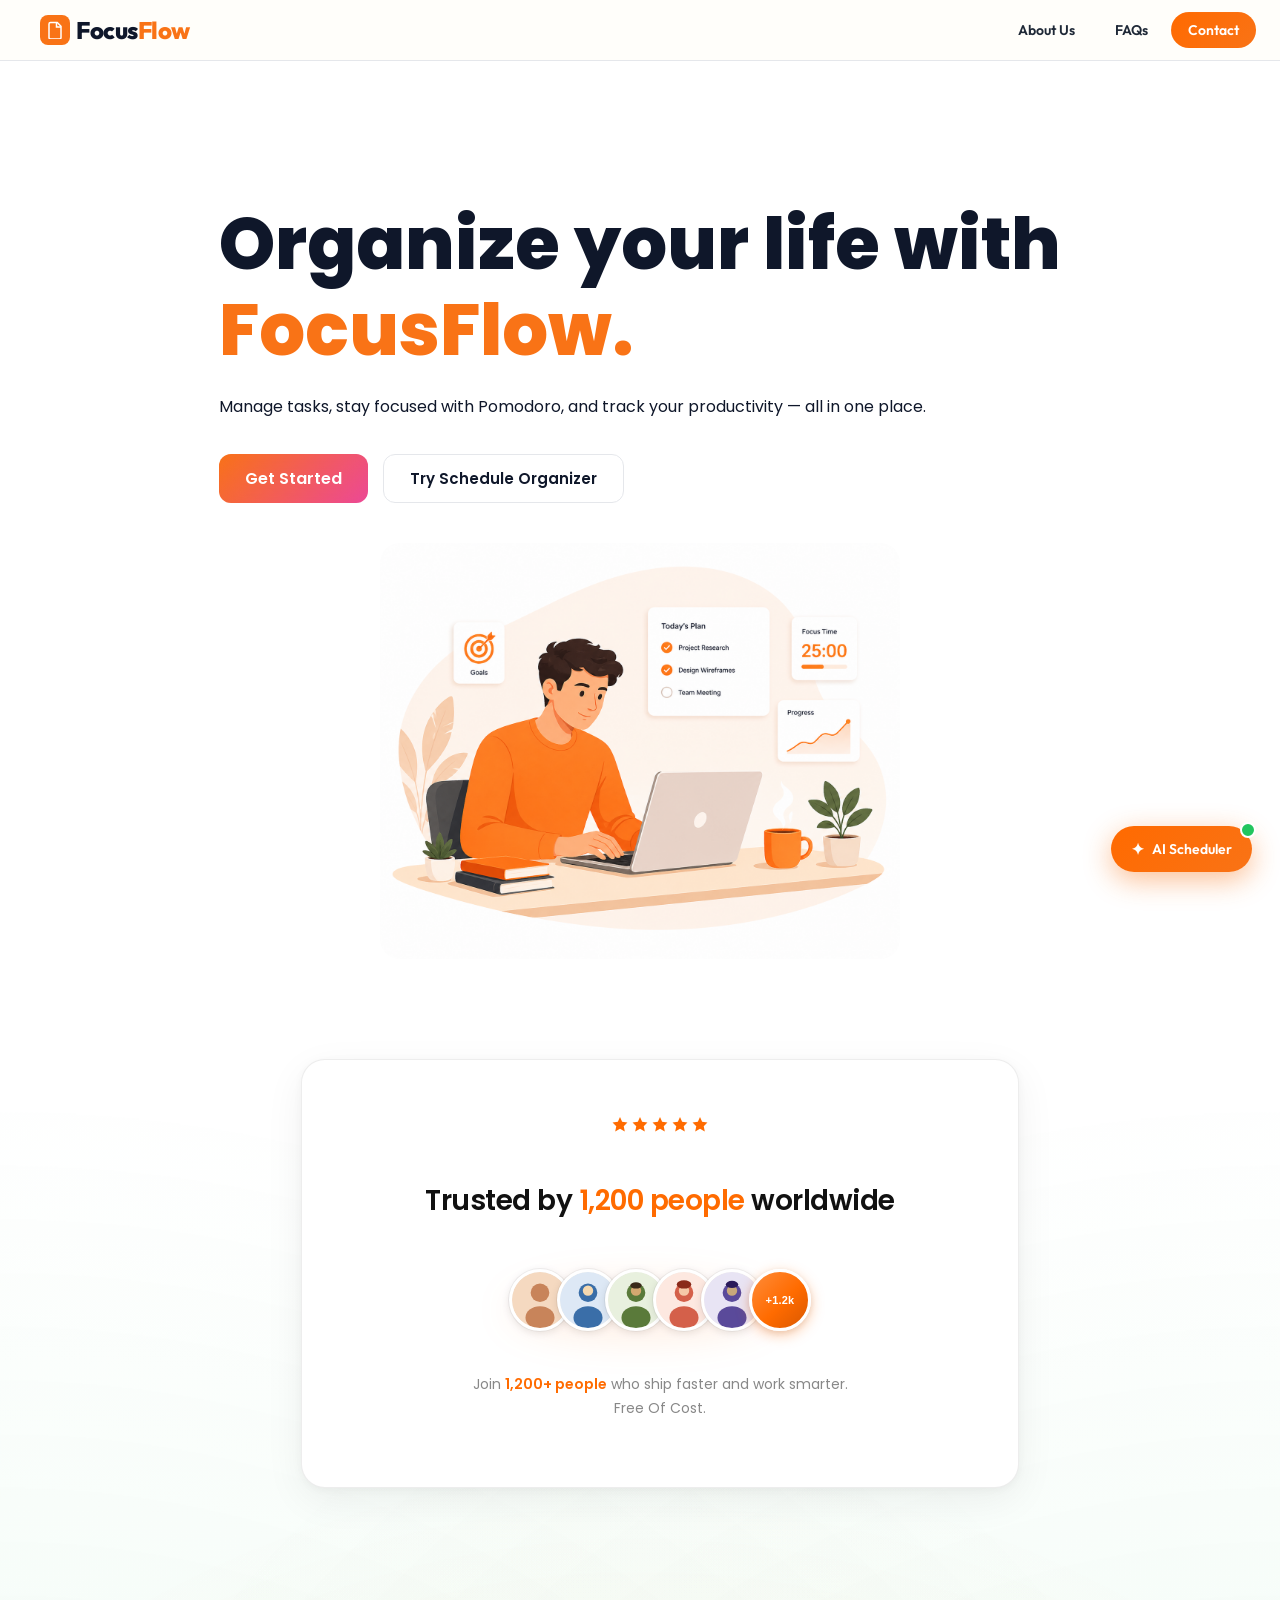
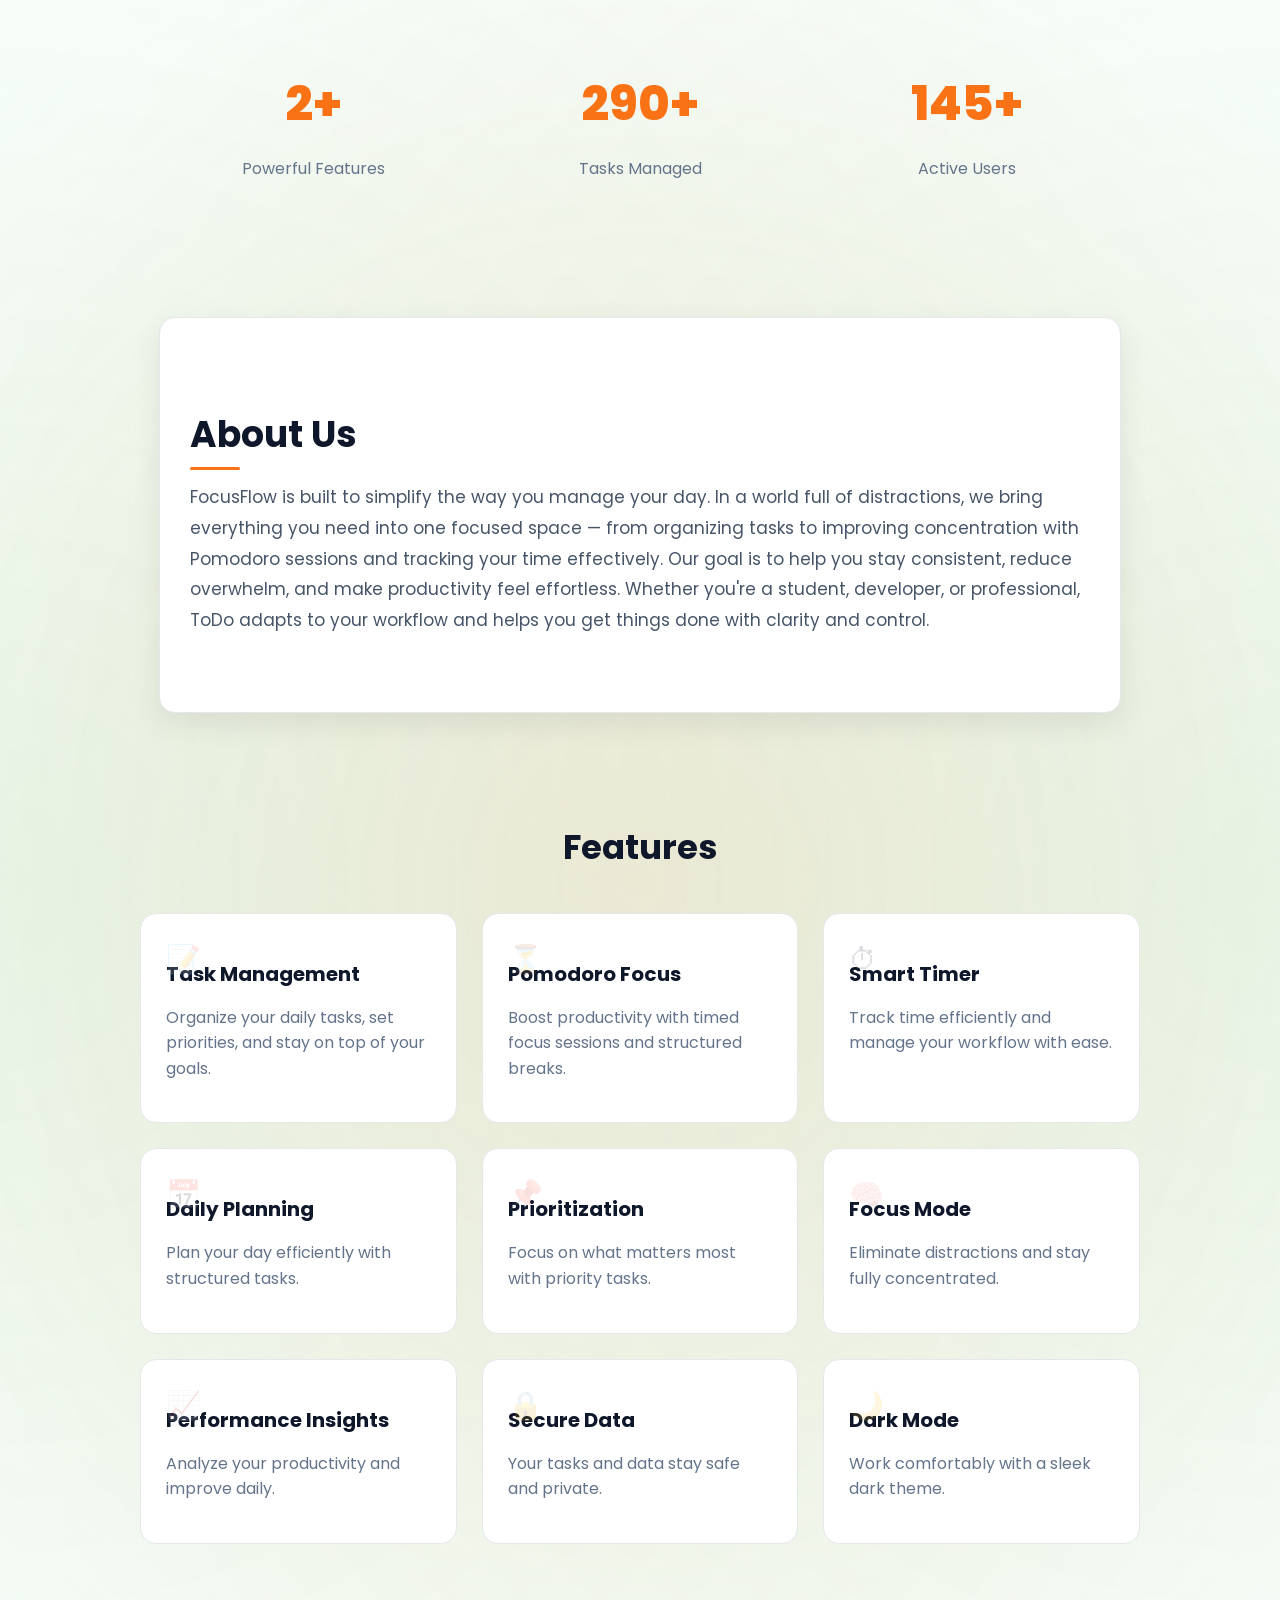
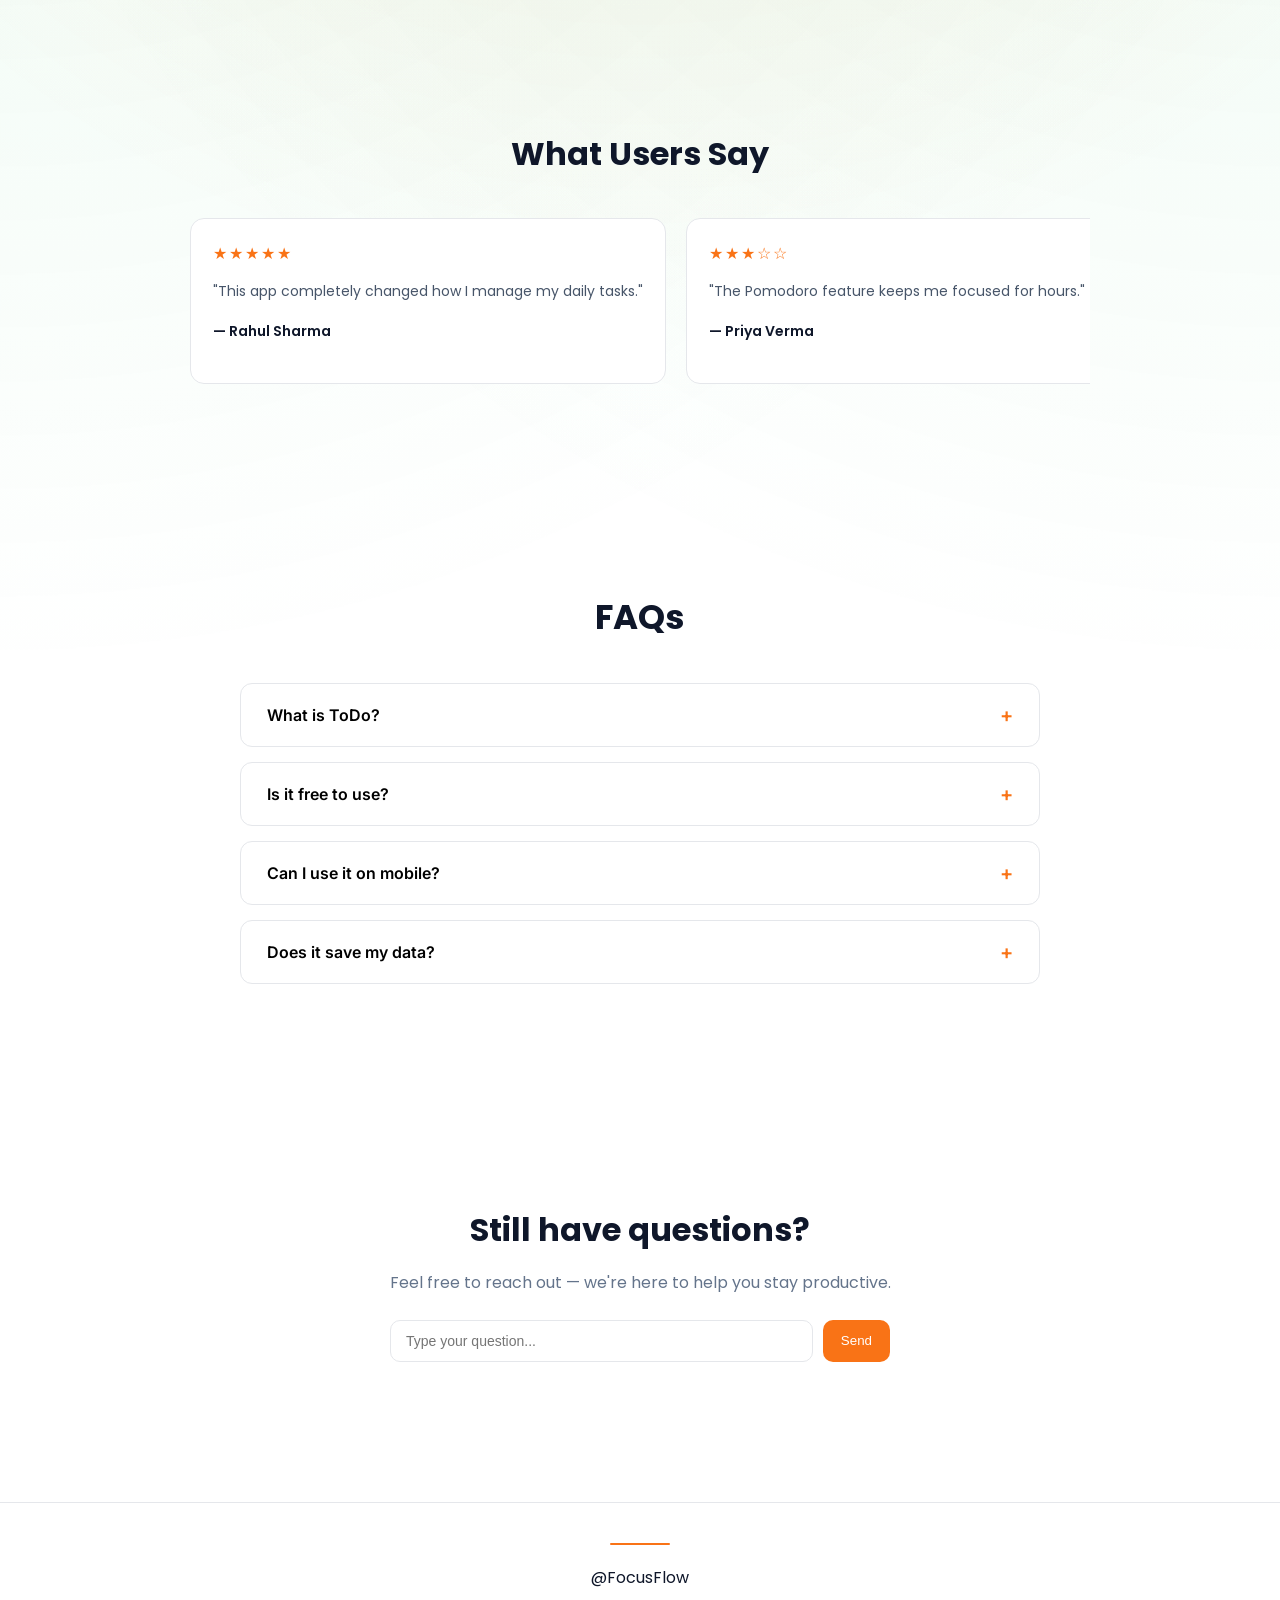
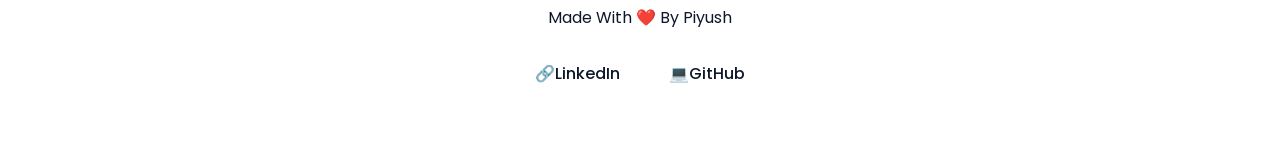
<file: index.html>
<!DOCTYPE html>
<html lang="en">

<head>
    <meta charset="UTF-8">
    <title>FocusFlow</title>

    <!-- FONT -->
    <link href="https://fonts.googleapis.com/css2?family=Poppins:wght@500;700;800&display=swap" rel="stylesheet">
    <link href="https://fonts.googleapis.com/css2?family=Outfit:wght@500;700;800&display=swap" rel="stylesheet">
    <link href="https://fonts.googleapis.com/css2?family=Inter:wght@400;600&display=swap" rel="stylesheet">
    <link rel="icon" type="image/png" href="favicon.png">
    <!-- CSS -->
    <link rel="stylesheet" href="home.css">
</head>

<body>

    <!-- FLOATING BACKGROUND ICONS -->
    <div class="floating-icons">

        <div class="icon icon1">
            <svg viewBox="0 0 24 24" fill="none">
                <path d="M4 19c0-1.1.9-2 2-2h14" stroke-width="2" />
                <path d="M6 3h14v18H6a2 2 0 0 1-2-2V5a2 2 0 0 1 2-2z" stroke-width="2" />
            </svg>
        </div>

        <div class="icon icon2">
            <svg viewBox="0 0 24 24" fill="none">
                <path d="M9 3a4 4 0 0 0-4 4v1a3 3 0 0 0 0 6v1a4 4 0 0 0 4 4" stroke-width="2" />
                <path d="M15 3a4 4 0 0 1 4 4v1a3 3 0 0 1 0 6v1a4 4 0 0 1-4 4" stroke-width="2" />
            </svg>
        </div>

        <div class="icon icon3">
            <svg viewBox="0 0 24 24" fill="none">
                <circle cx="12" cy="12" r="9" stroke-width="2" />
                <path d="M12 7v5l3 3" stroke-width="2" />
            </svg>
        </div>

    </div>

    <!-- HEADER -->
    <header class="navbar">

        <div class="logo">

            <div class="icon-box">
                <svg width="18" height="18" viewBox="0 0 24 24" fill="none">
                    <path d="M6 2h9l5 5v15a2 2 0 0 1-2 2H6a2 2 0 0 1-2-2V4a2 2 0 0 1 2-2z" stroke-width="2" />
                    <path d="M14 2v6h6" stroke-width="2" />
                </svg>
            </div>

            <div class="logo-text">
                <span class="to">Focus</span><span class="do">Flow</span>
            </div>

        </div>

        <nav class="header-nav">
            <a href="#about" class="nav-link">About Us</a>
            <a href="#faq" class="nav-link">FAQs</a>
            <a href="#contact" class="nav-link">Contact</a>
        </nav>

    </header>

    <!-- HERO SECTION -->
    <section class="hero">

        <div class="hero-content">
            <h1>
                Organize your life with <br>
                <span class="highlight">FocusFlow.</span>
            </h1>

            <p class="hero-sub">
                Manage tasks, stay focused with Pomodoro, and track your productivity — all in one place.
            </p>

            <div class="hero-buttons">
                <a href="todo.html" class="primary-btn">Get Started</a>
                <a href="schedule.html" class="secondary-btn">Try Schedule Organizer</a>
            </div>
        </div>

        <div class="hero-image">
            <img src="homeimage.png" alt="FocusFlow productivity illustration" />
        </div>

    </section>

    <section class="page-wrapper">
        <div class="tp-root">

            <!-- STAR RATING -->
            <div class="tp-stars">
                <svg class="tp-star" viewBox="0 0 15 15" aria-hidden="true">
                    <polygon points="7.5,1 9.5,5.5 14.5,6 11,9.5 12,14.5 7.5,12 3,14.5 4,9.5 0.5,6 5.5,5.5" />
                </svg>
                <svg class="tp-star" viewBox="0 0 15 15" aria-hidden="true">
                    <polygon points="7.5,1 9.5,5.5 14.5,6 11,9.5 12,14.5 7.5,12 3,14.5 4,9.5 0.5,6 5.5,5.5" />
                </svg>
                <svg class="tp-star" viewBox="0 0 15 15" aria-hidden="true">
                    <polygon points="7.5,1 9.5,5.5 14.5,6 11,9.5 12,14.5 7.5,12 3,14.5 4,9.5 0.5,6 5.5,5.5" />
                </svg>
                <svg class="tp-star" viewBox="0 0 15 15" aria-hidden="true">
                    <polygon points="7.5,1 9.5,5.5 14.5,6 11,9.5 12,14.5 7.5,12 3,14.5 4,9.5 0.5,6 5.5,5.5" />
                </svg>
                <svg class="tp-star" viewBox="0 0 15 15" aria-hidden="true">
                    <polygon points="7.5,1 9.5,5.5 14.5,6 11,9.5 12,14.5 7.5,12 3,14.5 4,9.5 0.5,6 5.5,5.5" />
                </svg>
            </div>

            <!-- HEADING -->
            <h2 class="tp-heading">
                Trusted by <em>1,200 people</em> worldwide
            </h2>

            <!-- AVATAR ROW -->
            <div class="tp-avatar-row" role="img" aria-label="Profile pictures of 5 customers and a +1.2k badge">

                <div class="tp-avatar" title="Sarah K.">
                    <svg viewBox="0 0 54 54" xmlns="http://www.w3.org/2000/svg">
                        <rect width="54" height="54" fill="#f5d9c0" />
                        <circle cx="27" cy="20" r="9" fill="#c8845a" />
                        <ellipse cx="27" cy="44" rx="14" ry="11" fill="#c8845a" />
                    </svg>
                </div>

                <div class="tp-avatar" title="Marcus T.">
                    <svg viewBox="0 0 54 54" xmlns="http://www.w3.org/2000/svg">
                        <rect width="54" height="54" fill="#dde8f5" />
                        <circle cx="27" cy="20" r="9" fill="#3a6ea8" />
                        <ellipse cx="27" cy="44" rx="14" ry="11" fill="#3a6ea8" />
                        <circle cx="27" cy="18" r="5" fill="#f5d9b0" />
                    </svg>
                </div>

                <div class="tp-avatar" title="Priya M.">
                    <svg viewBox="0 0 54 54" xmlns="http://www.w3.org/2000/svg">
                        <rect width="54" height="54" fill="#e8f0de" />
                        <circle cx="27" cy="20" r="9" fill="#5a7a3a" />
                        <ellipse cx="27" cy="44" rx="14" ry="11" fill="#5a7a3a" />
                        <circle cx="27" cy="18" r="5" fill="#d4a870" />
                        <ellipse cx="27" cy="13" rx="5.5" ry="3" fill="#3a2a1a" />
                    </svg>
                </div>

                <div class="tp-avatar" title="Lena R.">
                    <svg viewBox="0 0 54 54" xmlns="http://www.w3.org/2000/svg">
                        <rect width="54" height="54" fill="#fde8e0" />
                        <circle cx="27" cy="20" r="9" fill="#d4604a" />
                        <ellipse cx="27" cy="44" rx="14" ry="11" fill="#d4604a" />
                        <circle cx="27" cy="18" r="5" fill="#f5c8a8" />
                        <ellipse cx="27" cy="12" rx="7" ry="4" fill="#8a2a1a" />
                    </svg>
                </div>

                <div class="tp-avatar" title="James O.">
                    <svg viewBox="0 0 54 54" xmlns="http://www.w3.org/2000/svg">
                        <rect width="54" height="54" fill="#e8e4f4" />
                        <circle cx="27" cy="20" r="9" fill="#5a4a9a" />
                        <ellipse cx="27" cy="44" rx="14" ry="11" fill="#5a4a9a" />
                        <circle cx="27" cy="18" r="5" fill="#c8a87a" />
                        <ellipse cx="27" cy="12" rx="6" ry="3.5" fill="#2a1a5a" />
                    </svg>
                </div>

                <div class="tp-badge" title="1,200+ brands">
                    <span class="tp-badge-text">+1.2k</span>
                </div>

            </div>

            <!-- SUBTEXT -->
            <p class="tp-sub">
                Join <strong>1,200+ people</strong> who ship faster and work smarter.<br>
                Free Of Cost.
            </p>

        </div>
    </section>

    <section class="stats">

        <div class="stat">
            <h2 class="count" data-target="10">0</h2>
            <p>Powerful Features</p>
        </div>

        <div class="stat">
            <h2 class="count" data-target="1000">0</h2>
            <p>Tasks Managed</p>
        </div>

        <div class="stat">
            <h2 class="count" data-target="500">0</h2>
            <p>Active Users</p>
        </div>

    </section>

    <section class="about" id="about">

        <h2>About Us</h2>

        <p>
            FocusFlow is built to simplify the way you manage your day.
            In a world full of distractions, we bring everything you need into one focused space
            — from organizing tasks to improving concentration
            with Pomodoro sessions and tracking your time effectively.
            Our goal is to help you stay consistent, reduce overwhelm,
            and make productivity feel effortless. Whether you're a student,
            developer, or professional, ToDo adapts to your workflow and helps
            you get things done with clarity and control.
        </p>

    </section>


    <section class="features">

        <h2>Features</h2>

        <div class="feature-grid">

            <div class="feature-card">
                <div class="icon">📝</div>
                <h3>Task Management</h3>
                <p>Organize your daily tasks, set priorities, and stay on top of your goals.</p>
            </div>

            <div class="feature-card">
                <div class="icon">⏳</div>
                <h3>Pomodoro Focus</h3>
                <p>Boost productivity with timed focus sessions and structured breaks.</p>
            </div>

            <div class="feature-card">
                <div class="icon">⏱</div>
                <h3>Smart Timer</h3>
                <p>Track time efficiently and manage your workflow with ease.</p>
            </div>

            <div class="feature-card">
                <div class="icon">📅</div>
                <h3>Daily Planning</h3>
                <p>Plan your day efficiently with structured tasks.</p>
            </div>

            <div class="feature-card">
                <div class="icon">📌</div>
                <h3>Prioritization</h3>
                <p>Focus on what matters most with priority tasks.</p>
            </div>

            <div class="feature-card">
                <div class="icon">🧠</div>
                <h3>Focus Mode</h3>
                <p>Eliminate distractions and stay fully concentrated.</p>
            </div>

            <div class="feature-card">
                <div class="icon">📈</div>
                <h3>Performance Insights</h3>
                <p>Analyze your productivity and improve daily.</p>
            </div>

            <div class="feature-card">
                <div class="icon">🔒</div>
                <h3>Secure Data</h3>
                <p>Your tasks and data stay safe and private.</p>
            </div>

            <div class="feature-card">
                <div class="icon">🌙</div>
                <h3>Dark Mode</h3>
                <p>Work comfortably with a sleek dark theme.</p>
            </div>
        </div>
    </section>

    <section class="testimonials">

        <h2>What Users Say</h2>

        <div class="carousel">

            <div class="carousel-track">

                <div class="testimonial-card">
                    <div class="stars">★★★★★</div>
                    <p>"This app completely changed how I manage my daily tasks."</p>
                    <h4>— Rahul Sharma</h4>
                </div>

                <div class="testimonial-card">
                    <div class="stars">★★★☆☆</div>
                    <p>"The Pomodoro feature keeps me focused for hours."</p>
                    <h4>— Priya Verma</h4>
                </div>

                <div class="testimonial-card">
                    <div class="stars">★★★★☆</div>
                    <p>"Minimal design, powerful features. Love it!"</p>
                    <h4>— Aman Gupta</h4>
                </div>

                <div class="testimonial-card">
                    <div class="stars">★★★★★</div>
                    <p>"Simple, fast, and actually useful. Helps me stay consistent every day."</p>
                    <h4>— Neha Singh</h4>
                </div>

                <div class="testimonial-card">
                    <div class="stars">★★★★☆</div>
                    <p>"I love how everything is in one place — tasks, timer, and focus."</p>
                    <h4>— Arjun Mehta</h4>
                </div>

                <div class="testimonial-card">
                    <div class="stars">★★★★★</div>
                    <p>"Clean design and smooth experience. Makes productivity enjoyable."</p>
                    <h4>— Kavya Nair</h4>
                </div>

                <div class="testimonial-card">
                    <div class="stars">★★★★☆</div>
                    <p>"Pomodoro feature is a game changer for my study sessions."</p>
                    <h4>— Rohit Kumar</h4>
                </div>

                <div class="testimonial-card">
                    <div class="stars">★★★★★</div>
                    <p>"Exactly what I needed to stay organized and focused."</p>
                    <h4>— Sneha Patel</h4>
                </div>

                <div class="testimonial-card">
                    <div class="stars">★★★★☆</div>
                    <p>"Lightweight and powerful. Works perfectly for daily planning."</p>
                    <h4>— Vikram Joshi</h4>
                </div>

            </div>

        </div>

    </section>

    <section class="faq" id="faq">

        <h2>FAQs</h2>

        <div class="faq-container">

            <div class="faq-item">
                <button class="faq-question">What is ToDo?</button>
                <div class="faq-answer">
                    <p>ToDo is a productivity app that helps you manage tasks, focus using Pomodoro, and track your time
                        efficiently.</p>
                </div>
            </div>

            <div class="faq-item">
                <button class="faq-question">Is it free to use?</button>
                <div class="faq-answer">
                    <p>Yes, ToDo is completely free to use with all essential features included.</p>
                </div>
            </div>

            <div class="faq-item">
                <button class="faq-question">Can I use it on mobile?</button>
                <div class="faq-answer">
                    <p>Absolutely! The app is fully responsive and works smoothly on all devices.</p>
                </div>
            </div>

            <div class="faq-item">
                <button class="faq-question">Does it save my data?</button>
                <div class="faq-answer">
                    <p>Your tasks are stored securely and can be extended with local storage or backend integration.</p>
                </div>
            </div>

        </div>

    </section>

    <section class="ask" id="contact">

        <h2>Still have questions?</h2>
        <p>Feel free to reach out — we're here to help you stay productive.</p>

        <div class="ask-box">
            <input type="text" id="questionInput" placeholder="Type your question..." />
            <button onclick="sendQuestion()">Send</button>
        </div>

    </section>

    <div id="popup" class="popup"></div>

    <!-- ── AI FLOATING BUTTON ── -->
    <button class="ai-float-btn" id="aiFloatBtn" title="Open AI Scheduler">
        <span class="ai-float-icon">✦</span>
        <span class="ai-float-label">AI Scheduler</span>
        <span class="ai-float-ping"></span>
    </button>

    <!-- ── AI POPUP MODAL ── -->
    <div class="ai-popup-overlay" id="aiPopupOverlay">
        <div class="ai-popup" id="aiPopup">

            <!-- POPUP HEADER -->
            <div class="ai-popup-header">
                <div class="ai-popup-brand">
                    <div class="ai-popup-icon">✦</div>
                    <div>
                        <div class="ai-popup-title">AI Schedule Manager</div>
                        <div class="ai-popup-subtitle">Powered by FocusFlow AI</div>
                    </div>
                </div>
                <div class="ai-popup-header-right">
                    <div class="ai-popup-status">
                        <div class="ai-status-dot"></div>
                        Online
                    </div>
                    <button class="ai-popup-close" id="aiPopupClose">✕</button>
                </div>
            </div>

            <!-- QUICK ACTIONS -->
            <div class="ai-popup-actions">
                <button class="ai-popup-chip primary" data-msg="Auto plan my day with tasks, deep work blocks, and breaks">✦ Auto Plan Day</button>
                <button class="ai-popup-chip" data-msg="Optimize my existing schedule for maximum focus">⚡ Optimize</button>
                <button class="ai-popup-chip" data-msg="Add a 25-min deep focus block to my schedule">🎯 Focus Block</button>
                <button class="ai-popup-chip" data-msg="Check my schedule for any conflicts or overloads">⚠ Check Conflicts</button>
            </div>

            <!-- CHAT AREA -->
            <div class="ai-popup-chat" id="aiPopupChat"></div>

            <!-- INPUT -->
            <div class="ai-popup-input-wrap">
                <textarea
                    class="ai-popup-input"
                    id="aiPopupInput"
                    rows="1"
                    placeholder="Ask me to plan, optimize, or schedule…"
                ></textarea>
                <button class="ai-popup-send" id="aiPopupSend">
                    <svg width="15" height="15" viewBox="0 0 20 20" fill="currentColor">
                        <path d="M2.5 10L17.5 2.5 11.5 10 17.5 17.5z" />
                    </svg>
                </button>
            </div>

            <!-- FOOTER LINK -->
            <div class="ai-popup-footer">
                <a href="schedule.html" class="ai-popup-full-link">
                    Open Full Schedule Manager →
                </a>
            </div>

        </div>
    </div>

    <script src="script.js"></script>
    <script src="ai-popup.js"></script>

    <footer class="footer">
        <p>@FocusFlow</p>
        <p>Made With ❤️ By Piyush</p>
        <div class="socials">
            <a href="https://linkedin.com/in/piyusharyan5" target="_blank">🔗LinkedIn</a>
            <a href="https://github.com/piyusharyan5" target="_blank">💻GitHub</a>
        </div>
    </footer>

</body>

</html>
</file>
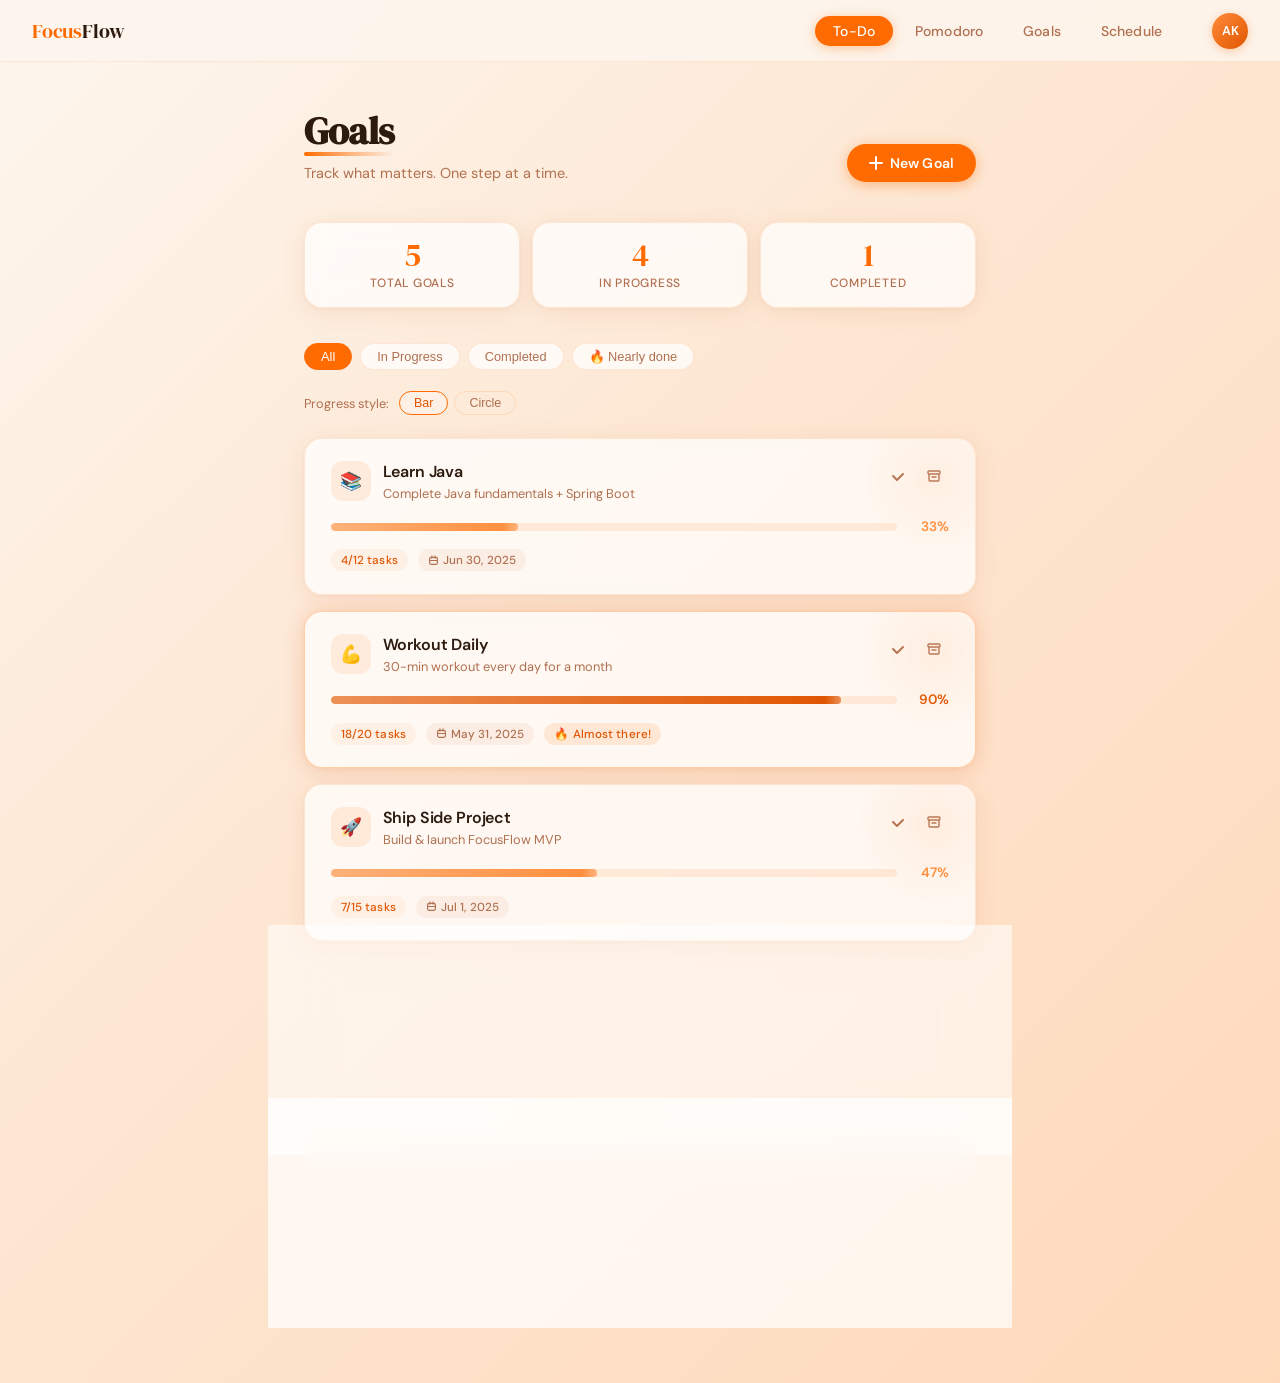
<file: goals.html>
<!DOCTYPE html>
<html lang="en">
<head>
<meta charset="UTF-8">
<meta name="viewport" content="width=device-width, initial-scale=1.0">
<title>FocusFlow — Goals</title>
<link href="https://fonts.googleapis.com/css2?family=DM+Sans:ital,opsz,wght@0,9..40,300;0,9..40,400;0,9..40,500;0,9..40,600;1,9..40,400&family=DM+Serif+Display:ital@0;1&display=swap" rel="stylesheet">
<link rel="stylesheet" href="goals.css">
    <link rel="icon" type="image/png" href="favicon.png">
</head>
<body>

<!-- NAV -->
<nav>
  <div class="nav-logo">Focus<span>Flow</span></div>
  <div class="nav-tabs">
   <a href="todo.html" class="nav-tab active">To-Do</a>
<a href="pomodoro.html" class="nav-tab">Pomodoro</a>
<a href="goals.html" class="nav-tab">Goals</a>
<a href="schedule.html" class="nav-tab">Schedule</a>
  </div>
  <div class="nav-avatar">AK</div>
</nav>

<!-- MAIN -->
<main>

  <!-- PAGE HEADER -->
  <div class="page-header">
    <div>
      <div class="heading-group">
        <h1 class="page-title">Goals</h1>
        <div class="title-accent"></div>
      </div>
      <p class="page-subtitle">Track what matters. One step at a time.</p>
    </div>
    <button class="btn-primary" onclick="openModal()">
      <svg width="14" height="14" viewBox="0 0 14 14" fill="none">
        <path d="M7 1v12M1 7h12" stroke="currentColor" stroke-width="2" stroke-linecap="round"/>
      </svg>
      New Goal
    </button>
  </div>

  <!-- STATS -->
  <div class="stats-row">
    <div class="stat-card">
      <div class="stat-number" id="stat-total">0</div>
      <div class="stat-label">Total Goals</div>
    </div>
    <div class="stat-card">
      <div class="stat-number" id="stat-active">0</div>
      <div class="stat-label">In Progress</div>
    </div>
    <div class="stat-card">
      <div class="stat-number" id="stat-done">0</div>
      <div class="stat-label">Completed</div>
    </div>
  </div>

  <!-- FILTERS -->
  <div class="filter-row">
    <button class="filter-chip active" onclick="filterGoals('all', this)">All</button>
    <button class="filter-chip" onclick="filterGoals('active', this)">In Progress</button>
    <button class="filter-chip" onclick="filterGoals('completed', this)">Completed</button>
    <button class="filter-chip" onclick="filterGoals('near', this)">🔥 Nearly done</button>
  </div>

  <!-- GOALS LIST -->
  <div class="goals-list" id="goalsList"></div>

  <!-- EMPTY STATE -->
  <div class="empty-state" id="emptyState">
    <svg class="empty-illus" viewBox="0 0 120 120" fill="none" xmlns="http://www.w3.org/2000/svg">
      <circle cx="60" cy="60" r="54" fill="#fff0e6" opacity="0.8"/>
      <circle cx="60" cy="60" r="38" fill="#ffd9ba" opacity="0.6"/>
      <path d="M38 62 Q60 35 82 62" stroke="#ff6b00" stroke-width="3" stroke-linecap="round" fill="none" opacity="0.4"/>
      <circle cx="60" cy="66" r="14" fill="none" stroke="#ff6b00" stroke-width="2.5" opacity="0.6"/>
      <circle cx="60" cy="66" r="4" fill="#ff6b00" opacity="0.7"/>
      <line x1="60" y1="46" x2="60" y2="38" stroke="#ff6b00" stroke-width="2.5" stroke-linecap="round" opacity="0.5"/>
      <line x1="60" y1="38" x2="64" y2="33" stroke="#ff6b00" stroke-width="2" stroke-linecap="round" opacity="0.5"/>
      <line x1="60" y1="38" x2="56" y2="33" stroke="#ff6b00" stroke-width="2" stroke-linecap="round" opacity="0.5"/>
    </svg>
    <div class="empty-title">No goals yet</div>
    <p class="empty-sub">Set your first goal and start building the life you want, one milestone at a time.</p>
    <button class="btn-primary" style="margin-top:1.5rem" onclick="openModal()">
      <svg width="14" height="14" viewBox="0 0 14 14" fill="none">
        <path d="M7 1v12M1 7h12" stroke="currentColor" stroke-width="2" stroke-linecap="round"/>
      </svg>
      Create a Goal
    </button>
  </div>

  <!-- ARCHIVE -->
  <div class="archive-section" id="archiveSection" style="display:none">
    <button class="archive-toggle" id="archiveToggle" onclick="toggleArchive()">
      <span class="archive-caret">▶</span>
      Archived Goals (<span id="archiveCount">0</span>)
    </button>
    <div class="archived-list goals-list" id="archivedList"></div>
  </div>

</main>

<!-- ADD GOAL MODAL -->
<div class="modal-overlay" id="modalOverlay" onclick="handleOverlayClick(event)">
  <div class="modal">
    <div class="modal-header">
      <div class="modal-title">New Goal</div>
      <button class="modal-close" onclick="closeModal()">✕</button>
    </div>

    <div class="form-group">
      <label class="form-label">Goal Title *</label>
      <input class="form-input" id="inputTitle" placeholder="e.g. Learn Java, Run a 5K…" maxlength="60">
    </div>

    <div class="form-group">
      <label class="form-label">Pick an Icon</label>
      <div class="emoji-picker" id="emojiPicker">
        <div class="emoji-opt selected" data-emoji="🎯" onclick="selectEmoji(this)">🎯</div>
        <div class="emoji-opt" data-emoji="📚" onclick="selectEmoji(this)">📚</div>
        <div class="emoji-opt" data-emoji="💪" onclick="selectEmoji(this)">💪</div>
        <div class="emoji-opt" data-emoji="🏃" onclick="selectEmoji(this)">🏃</div>
        <div class="emoji-opt" data-emoji="💡" onclick="selectEmoji(this)">💡</div>
        <div class="emoji-opt" data-emoji="🎨" onclick="selectEmoji(this)">🎨</div>
        <div class="emoji-opt" data-emoji="🌱" onclick="selectEmoji(this)">🌱</div>
        <div class="emoji-opt" data-emoji="🚀" onclick="selectEmoji(this)">🚀</div>
      </div>
    </div>

    <div class="form-row">
      <div class="form-group">
        <label class="form-label">Total Tasks</label>
        <input class="form-input" id="inputTotal" type="number" min="1" max="100" value="10" placeholder="10">
      </div>
      <div class="form-group">
        <label class="form-label">Deadline</label>
        <input class="form-input" id="inputDeadline" type="date">
      </div>
    </div>

    <div class="form-group">
      <label class="form-label">Description (optional)</label>
      <textarea class="form-textarea" id="inputDesc" placeholder="What's this goal about?"></textarea>
    </div>

    <div class="modal-footer">
      <button class="btn-secondary" onclick="closeModal()">Cancel</button>
      <button class="btn-primary" onclick="addGoal()">Create Goal</button>
    </div>
  </div>
</div>

<script src="goals.js"></script>
</body>
</html>
</file>
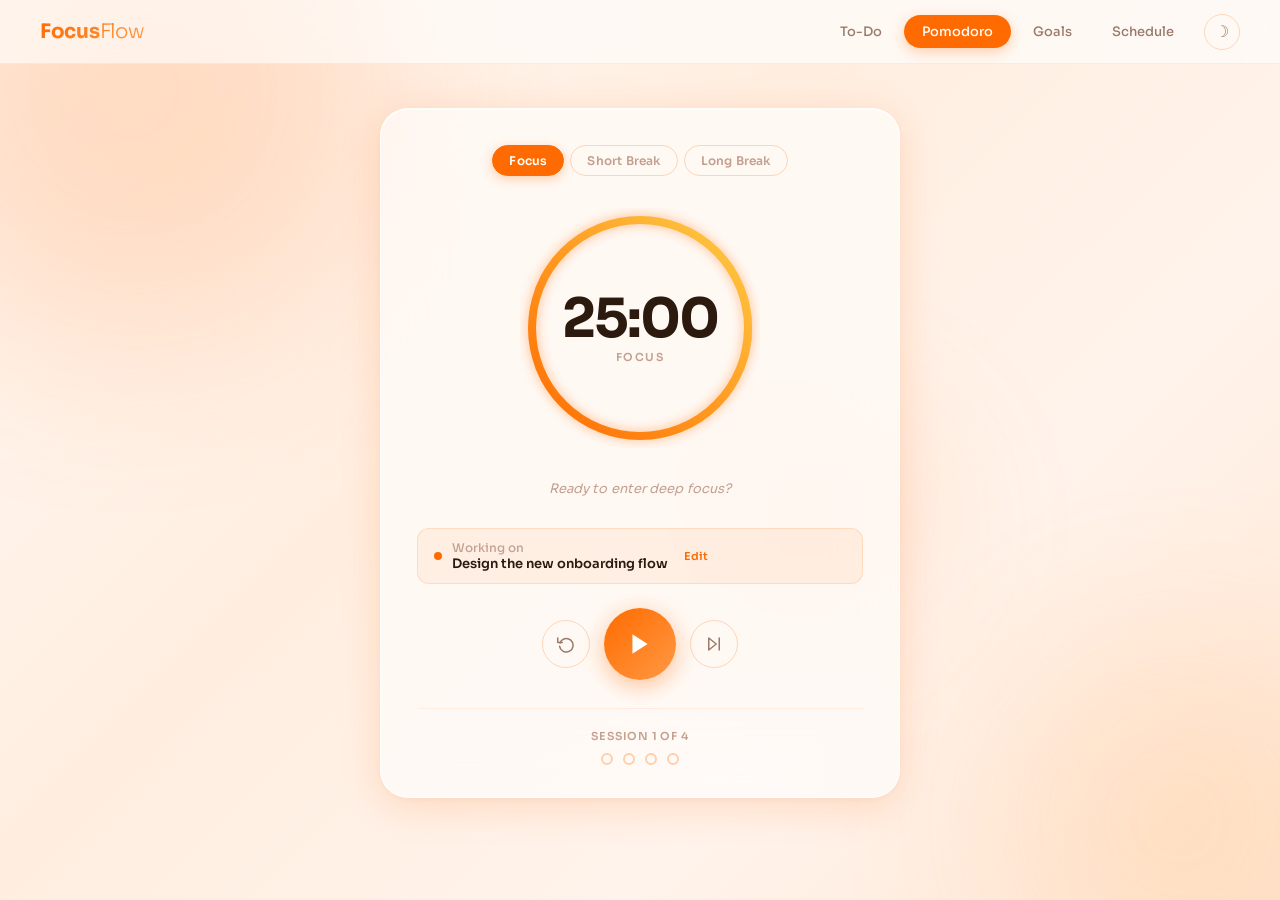
<file: pomodoro.html>
<!DOCTYPE html>
<html lang="en">
<head>
  <meta charset="UTF-8" />
  <meta name="viewport" content="width=device-width, initial-scale=1.0" />
  <title>FocusFlow — Pomodoro</title>
  <link rel="preconnect" href="https://fonts.googleapis.com">
  <link href="https://fonts.googleapis.com/css2?family=Sora:wght@300;400;500;600;700&display=swap" rel="stylesheet" />
  <link rel="stylesheet" href="pomodoro.css" />
    <link rel="icon" type="image/png" href="favicon.png">
</head>
<body>

  <div class="blob blob-1"></div>
  <div class="blob blob-2"></div>
  <div class="blob blob-3"></div>

  <!-- NAVBAR -->
  <nav class="navbar">
    <div class="logo">Focus<span>Flow</span></div>
    <div class="nav-right">
      <div class="nav-tabs">
       <a href="todo.html" class="nav-tab">To-Do</a>
<a href="pomodoro.html" class="nav-tab active">Pomodoro</a>
<a href="goals.html" class="nav-tab">Goals</a>
<a href="schedule.html" class="nav-tab">Schedule</a>
      </div>
      <button class="theme-toggle" id="themeBtn" title="Toggle dark mode">☽</button>
    </div>
  </nav>

  <main>
    <div class="glass-card">

      <!-- MODE TABS -->
      <div class="mode-tabs">
        <button class="mode-tab active" data-mode="focus">Focus</button>
        <button class="mode-tab" data-mode="short">Short Break</button>
        <button class="mode-tab" data-mode="long">Long Break</button>
      </div>

      <!-- CIRCULAR TIMER -->
      <div class="timer-wrap">
        <div class="pulse-circle" id="pulseCircle"></div>
        <svg class="timer-svg" width="240" height="240" viewBox="0 0 240 240">
          <defs>
            <linearGradient id="ringGrad" x1="0%" y1="0%" x2="100%" y2="100%">
              <stop offset="0%" stop-color="#ff6b00"/>
              <stop offset="100%" stop-color="#ffcc44"/>
            </linearGradient>
          </defs>
          <circle class="ring-track" cx="120" cy="120" r="108"/>
          <circle class="ring-progress" id="ringProgress" cx="120" cy="120" r="108"
            stroke-dasharray="678.6" stroke-dashoffset="0"/>
        </svg>
        <div class="timer-center">
          <div class="timer-display" id="timerDisplay">25:00</div>
          <div class="timer-label" id="timerLabel">Focus</div>
        </div>
      </div>

      <!-- MOTIVATIONAL TEXT -->
      <div class="motive-text" id="motiveText">Ready to enter deep focus?</div>

      <!-- CURRENT TASK -->
      <div class="current-task">
        <div class="task-dot"></div>
        <div class="task-info">
          <div class="task-text-label">Working on</div>
          <div class="task-name" id="currentTaskName">Design the new onboarding flow</div>
        </div>
        <button class="task-edit" id="taskEditBtn">Edit</button>
      </div>

      <!-- CONTROLS -->
      <div class="controls">
        <button class="btn-reset" id="resetBtn" title="Reset">
          <svg viewBox="0 0 24 24" fill="none" stroke="currentColor" stroke-width="2" stroke-linecap="round" stroke-linejoin="round">
            <polyline points="1 4 1 10 7 10"/>
            <path d="M3.51 15a9 9 0 1 0 .49-4.5"/>
          </svg>
        </button>

        <button class="btn-main" id="mainBtn">
          <svg id="playIcon" viewBox="0 0 24 24" fill="currentColor">
            <polygon points="5,3 19,12 5,21"/>
          </svg>
          <svg id="pauseIcon" viewBox="0 0 24 24" fill="currentColor" style="display:none">
            <rect x="6" y="4" width="4" height="16" rx="1"/>
            <rect x="14" y="4" width="4" height="16" rx="1"/>
          </svg>
        </button>

        <button class="btn-skip" id="skipBtn" title="Skip">
          <svg viewBox="0 0 24 24" fill="none" stroke="currentColor" stroke-width="2" stroke-linecap="round" stroke-linejoin="round">
            <polygon points="5,4 15,12 5,20"/>
            <line x1="19" y1="4" x2="19" y2="20"/>
          </svg>
        </button>
      </div>

      <!-- SESSION DOTS -->
      <div class="session-row">
        <div class="session-label" id="sessionLabel">Session 1 of 4</div>
        <div class="session-dots" id="sessionDots"></div>
      </div>

    </div>
  </main>

  <!-- TASK EDIT MODAL -->
  <div class="modal-overlay" id="modalOverlay">
    <div class="modal">
      <h3>Current task</h3>
      <input class="modal-input" id="taskInput" type="text"
        placeholder="What are you working on?" maxlength="80" />
      <div class="modal-btns">
        <button class="modal-cancel" id="modalCancelBtn">Cancel</button>
        <button class="modal-save" id="modalSaveBtn">Save</button>
      </div>
    </div>
  </div>

  <script src="pomodoro.js"></script>
</body>
</html>
</file>
<file: home.css>
html,
body {
    margin: 0;
    padding: 0;
}

body {
  margin: 0;
  font-family: 'Poppins', sans-serif;
  color: #0f172a;
  padding-bottom: 40px;

  background: radial-gradient(circle at center, rgba(249,115,22,0.12), transparent 40%),
              radial-gradient(circle at left, rgba(34,197,94,0.10), transparent 50%),
              radial-gradient(circle at right, rgba(34,197,94,0.10), transparent 50%),
              #ffffff;
}

.container {
    text-align: center;
    padding: 60px 20px;
}

h1 {
    font-size: 40px;
    margin-bottom: 10px;
}

.subtitle {
    color: #64748b;
    margin-bottom: 40px;
}

/* GRID */
.cards {
    display: grid;
    grid-template-columns: repeat(auto-fit, minmax(220px, 1fr));
    gap: 20px;
    max-width: 800px;
    margin: auto;
}

/* CARD */
.card {
    background: #f8fafc;
    padding: 25px;
    border-radius: 16px;
    text-decoration: none;
    color: inherit;
    border: 1px solid #e2e8f0;
    transition: 0.3s;
}

/* HOVER EFFECT */
.card:hover {
    transform: translateY(-5px);
    box-shadow: 0 10px 25px rgba(0, 0, 0, 0.1);
}

/* TEXT */
.card h2 {
    margin-bottom: 10px;
}

.card p {
    color: #64748b;
}

/* REMOVE BODY DEFAULT SPACE */
body {
    margin: 0;
    font-family: 'Poppins', sans-serif;
}

/* NAVBAR */
.navbar {
    display: flex;
    justify-content: space-between;
    align-items: center;
    padding: 12px 40px;
    /* tighter */
    background: #ffffff;
    border-bottom: 1px solid #e5e7eb;
}

/* LOGO */
.logo {
    font-size: 24px;
    font-weight: 800;
    display: flex;
    align-items: center;
    gap: 6px;
    margin-left: 16px;
}

/* ICON BACKGROUND */
.icon-box {
    background: #f97316;
    padding: 6px;
    border-radius: 8px;
    display: flex;
    align-items: center;
    justify-content: center;
}

/* make icon white */
.icon-box svg {
    stroke: white;
}

/* COLORS */
.to {
    color: #0f172a;
    /* black now */
}

.do {
    color: #f97316;
    /* orange now */
}

/* BUTTON */
.about-btn {
  background: linear-gradient(135deg, #f97316, #fb923c);
  border: none;
  padding: 8px 18px;
  border-radius: 10px;
  color: white;
  font-weight: 600;
  cursor: pointer;

  transition: all 0.25s ease;
}

.about-btn:hover {
  background: linear-gradient(135deg, #ea580c, #f97316);
  transform: translateY(-1px);
}

html {
  scroll-behavior: smooth;
}
#about {
  scroll-margin-top: 100px;
}

.logo,
.about-btn {
  font-family: 'Outfit', sans-serif;
}
.logo {
  font-weight: 800;
  letter-spacing: -0.5px;
}
.logo {
  font-family: 'Outfit', sans-serif;
  font-weight: 800;
}

.about-btn {
  font-family: 'Outfit', sans-serif;
  font-weight: 600;
}

a {
  text-decoration: none;
}

.navbar {
    position: fixed;
    top: 0;
    left: 0;
    width: 100%;
    z-index: 1000;

    display: flex;
    justify-content: space-between;
    align-items: center;

    padding: 12px 24px;
    /* reduced from 40 → shifts both sides */
    background: #fffefa;
    border-bottom: 1px solid #e5e7eb;

    box-sizing: border-box;
}

.container {
    margin-top: 80px;
}
/* CONTAINER */
.floating-icons {
  position: fixed;
  top: 0;
  left: 0;
  width: 100%;
  height: 100%;
  pointer-events: none; /* so clicks pass through */
  z-index: 0;
}

/* ICON BASE */
.icon {
  position: absolute;
  font-size: 28px;
  opacity: 0.15;
  animation: float 6s ease-in-out infinite;
}

/* POSITIONS */
.book {
  top: 20%;
  left: 10%;
  animation-delay: 0s;
}

.brain {
  top: 60%;
  right: 15%;
  animation-delay: 2s;
}

.clock {
  top: 40%;
  left: 70%;
  animation-delay: 4s;
}

/* FLOAT ANIMATION */
@keyframes float {
  0% {
    transform: translateY(0px) rotate(0deg);
  }
  50% {
    transform: translateY(-20px) rotate(5deg);
  }
  100% {
    transform: translateY(0px) rotate(0deg);
  }
}
.container, .navbar, .hero {
  position: relative;
  z-index: 1;
}

.hero {
  min-height: 90vh; /* slightly less than full screen */
  margin-top: 70px;

  display: flex;
  flex-direction: column;
  justify-content: center;
  align-items: center;

  text-align: center;
  padding: 0 20px;
}

.hero {
  min-height: calc(80vh - 70px); /* subtract navbar height */
  margin-top: 30px;
}

.hero h1 {
  font-size: clamp(42px, 6vw, 72px); /* 🔥 responsive big text */
  font-weight: 800;
  line-height: 1.2;
  margin-bottom: 20px;
}

.highlight {
  color: #f97316;
}

/* ABOUT SECTION */
.about {
  margin-top: 120px;
   
  padding: 60px 30px;
  max-width: 900px;
  margin-left: auto;
  margin-right: auto;

  background: #ffffff;
  border-radius: 16px;
  border: 1px solid #e5e7eb;
  box-shadow: 0 10px 30px rgba(0,0,0,0.08);

  text-align: left; /* 🔥 more premium than center */
}

/* HEADING */
.about h2 {
  font-size: 36px;
  font-weight: 700;
  margin-bottom: 20px;
  color: #0f172a;
}

/* TEXT */
.about p {
  font-size: 17px;
  line-height: 1.8;
  color: #475569;
}

.about h2 {
  position: relative;
}

.about h2::after {
  content: "";
  width: 50px;
  height: 3px;
  background: #f97316;
  position: absolute;
  bottom: -8px;
  left: 0;
  border-radius: 2px;
}

/* BUTTON CONTAINER */
.hero-buttons {
  margin-top: 35px;
  display: flex;
  justify-content: center;
  gap: 15px;
  flex-wrap: wrap;
}

.primary-btn {
  position: relative;
  background: linear-gradient(135deg, #f97316, #ec4899);
  color: white;
  padding: 12px 26px;
  border-radius: 12px;
  text-decoration: none;
  font-weight: 600;
  z-index: 1;
  overflow: hidden;
  transition: all 0.3s ease;
}

.primary-btn::before {
  content: "";
  position: absolute;
  inset: -2px;
  background: linear-gradient(135deg, #f97316, #ec4899);
  filter: blur(12px);
  opacity: 0.5;
  z-index: -1;
}

.primary-btn:hover {
  transform: translateY(-2px) scale(1.02);
}
.secondary-btn {
  position: relative;
  background: white;
  color: #0f172a;
  padding: 12px 26px;
  border-radius: 12px;
  text-decoration: none;
  font-weight: 600;
  font-size: 15px;
  border: 1px solid #e5e7eb;

  transition: all 0.3s ease;
}

/* SOFT GLOW */
.secondary-btn:hover {
  border-color: #f97316;
  box-shadow: 0 8px 25px rgba(249,115,22,0.2);
  transform: translateY(-2px);
}

.primary-btn::before {
  animation: glowMove 4s linear infinite;
}

@keyframes glowMove {
  0% { transform: rotate(0deg); }
  100% { transform: rotate(360deg); }
} 

/* SECTION */
.features {
  padding: 80px 20px;
  text-align: center;
}

/* HEADING */
.features h2 {
  font-size: 34px;
  margin-bottom: 40px;
}

/* GRID */
.feature-grid {
  display: grid;
  grid-template-columns: repeat(auto-fit, minmax(250px, 1fr));
  gap: 25px;
  max-width: 1000px;
  margin: auto;
}

/* CARD */
.feature-card {
  background: #ffffff;
  padding: 25px;
  border-radius: 16px;
  border: 1px solid #e5e7eb;

  transition: all 0.3s ease;
  text-align: left;
}

/* ICON */
.feature-card .icon {
  font-size: 28px;
  margin-bottom: 10px;
}

/* TITLE */
.feature-card h3 {
  margin-bottom: 10px;
  font-size: 20px;
}

/* TEXT */
.feature-card p {
  color: #64748b;
  line-height: 1.6;
}

/* HOVER EFFECT 🔥 */
.feature-card:hover {
  transform: translateY(-6px);
  box-shadow: 0 15px 35px rgba(0,0,0,0.08);
  border-color: #f97316;
}

/* SECTION */
.testimonials {
  padding: 80px 20px;
  text-align: center;
}

/* HEADING */
.testimonials h2 {
  font-size: 32px;
  margin-bottom: 40px;
}

/* GRID */
.testimonial-grid {
  display: grid;
  grid-template-columns: repeat(auto-fit, minmax(250px, 1fr));
  gap: 25px;
  max-width: 900px;
  margin: auto;
}

/* CARD */
.testimonial-card {
  background: #ffffff;
  padding: 22px;
  border-radius: 14px;
  border: 1px solid #e5e7eb;

  text-align: left;
  transition: 0.3s ease;
}

/* TEXT */
.testimonial-card p {
  font-size: 14px;
  color: #475569;
  line-height: 1.6;
  margin-bottom: 12px;
}

/* NAME */
.testimonial-card h4 {
  font-size: 14px;
  color: #0f172a;
  font-weight: 600;
}

/* HOVER */
.testimonial-card:hover {
  transform: translateY(-5px);
  box-shadow: 0 12px 30px rgba(0,0,0,0.08);
  border-color: #f97316;
}
.stars {
  color: #f97316; /* orange theme */
  font-size: 16px;
  margin-bottom: 10px;
  letter-spacing: 2px;
}
/* CAROUSEL CONTAINER */
.carousel {
  overflow: hidden;
  max-width: 900px;
  margin: auto;
}

/* TRACK */
.carousel-track {
  display: flex;
  gap: 20px;
  animation: slide 12s infinite;
}

/* CARD */
.testimonial-card {
  min-width: 280px;
  flex-shrink: 0;
}

/* ANIMATION */
@keyframes slide {
  0% { transform: translateX(0); }
  25% { transform: translateX(-300px); }
  50% { transform: translateX(-600px); }
  75% { transform: translateX(-900px); }
  100% { transform: translateX(0); }
}

@media (max-width: 768px) {

  /* HERO TEXT */
  .hero h1 {
    font-size: 32px;
  }

  /* BUTTONS STACK */
  .hero-buttons {
    flex-direction: column;
    gap: 10px;
  }

  /* FEATURES GRID */
  .feature-grid {
    grid-template-columns: repeat(2, 1fr);
  }

  /* TESTIMONIAL CAROUSEL */
  .carousel-track {
    animation: slideMobile 15s infinite;
  }

  .testimonial-card {
    min-width: 85%; /* 🔥 fits mobile screen */
  }

}

@keyframes slideMobile {
  0% { transform: translateX(0); }
  25% { transform: translateX(-90%); }
  50% { transform: translateX(-180%); }
  75% { transform: translateX(-270%); }
  100% { transform: translateX(0); }
}

@media (max-width: 768px) {

  .navbar {
    padding: 10px 20px;
  }

  .logo {
    font-size: 20px;
  }

  .about-btn {
    padding: 6px 12px;
    font-size: 13px;
  }

}

body {
  overflow-x: hidden;
}

/* SECTION */
.faq {
  padding: 100px 20px;
  max-width: 800px;
  margin: auto;
}

/* HEADING */
.faq h2 {
  text-align: center;
  font-size: 34px;
  margin-bottom: 40px;
}

/* ITEM CARD */
.faq-item {
  background: #ffffff;
  border: 1px solid #e5e7eb;
  border-radius: 12px;
  margin-bottom: 15px;
  padding: 18px 20px;
  transition: all 0.25s ease;
}

/* HOVER */
.faq-item:hover {
  border-color: #f97316;
  box-shadow: 0 8px 20px rgba(0,0,0,0.05);
}

/* QUESTION */
.faq-question {
  width: 100%;
  background: none;
  border: none;
  font-size: 16px;
  font-weight: 600;
  text-align: left;
  cursor: pointer;
  font-family: 'Inter', sans-serif;

  display: flex;
  justify-content: space-between;
  align-items: center;
}

/* ADD ICON (+) */
.faq-question::after {
  content: "+";
  font-size: 20px;
  color: #f97316;
  transition: 0.3s;
}

/* ACTIVE STATE */
.faq-item.active .faq-question::after {
  content: "−";
  transform: rotate(180deg);
}

/* ANSWER */
.faq-answer {
  max-height: 0;
  overflow: hidden;
  transition: all 0.35s ease;
}

/* ACTIVE ANSWER */
.faq-item.active .faq-answer {
  max-height: 150px;
  margin-top: 10px;
}

/* TEXT */
.faq-answer p {
  color: #64748b;
  line-height: 1.6;
  font-size: 14px;
}

.footer {
  background: #ffffff;
  border-top: 1px solid #e5e7eb;
  padding: 40px 20px 30px;
  margin-top: 60px;

  display: flex;
  flex-direction: column;
  align-items: center;   /* centers horizontally */
  justify-content: center;
  text-align: center;    /* centers text */
}

/* FORCE paragraph center */
.footer p {
  text-align: center;
  width: 100%;
  margin: 0 auto 15px;
}

/* SOCIAL CONTAINER */
.socials {
  display: flex;
  justify-content: center;
  gap: 25px; /* better spacing */
  margin-top: 10px;
}

/* LINKS */
.socials a {
  text-decoration: none;
  color: #0f172a;
  font-weight: 500;
  padding: 6px 12px;
  border-radius: 8px;

  transition: all 0.25s ease;
}

/* HOVER EFFECT 🔥 */
.socials a:hover {
  color: #f97316;
  background: rgba(249,115,22,0.08);
}
.footer::before {
  content: "";
  display: block;
  width: 60px;
  height: 2px;
  background: #f97316;
  margin: 0 auto 20px;
  border-radius: 2px;
}

/* STATS SECTION */
.stats {
  display: flex;
  justify-content: center;  /* center items */
  align-items: center;
  gap: 80px;

  max-width: 900px;
  margin: 80px auto;

  text-align: center;
}

.stat {
  flex: 1;
}

/* NUMBER */
.stat h2 {
  font-size: 48px;
  font-weight: 800;
  color: #f97316;
  margin-bottom: 8px;
}

/* TEXT */
.stat p {
  font-size: 16px;
  color: #64748b;
}

/* MOBILE */
@media (max-width: 768px) {
  .stats {
    flex-direction: column;
    gap: 30px;
  }

  .stat h2 {
    font-size: 36px;
  }

  .stat p {
    font-size: 14px;
  }
}

/* SECTION */
.ask {
  text-align: center;
  padding: 80px 20px;
}

/* HEADING */
.ask h2 {
  font-size: 32px;
  margin-bottom: 10px;
}

/* SUBTEXT */
.ask p {
  color: #64748b;
  margin-bottom: 25px;
}

/* INPUT BOX */
.ask-box {
  display: flex;
  justify-content: center;
  gap: 10px;
  max-width: 500px;
  margin: auto;
}

/* INPUT */
.ask-box input {
  flex: 1;
  padding: 12px 15px;
  border-radius: 10px;
  border: 1px solid #e5e7eb;
  outline: none;
  font-size: 14px;
}

/* BUTTON */
.ask-box button {
  background: #f97316;
  color: white;
  border: none;
  padding: 12px 18px;
  border-radius: 10px;
  cursor: pointer;
  transition: 0.2s;
}

/* HOVER */
.ask-box button:hover {
  background: #ea580c;
}

/* POPUP */
.popup {
  position: fixed;
  bottom: 30px;
  right: 30px;

  background: #0f172a;
  color: white;
  padding: 14px 20px;
  border-radius: 10px;

  opacity: 0;
  transform: translateY(20px);
  transition: all 0.3s ease;

  font-size: 14px;
  z-index: 9999;
}

/* SHOW */
.popup.show {
  opacity: 1;
  transform: translateY(0);
}

/* SUCCESS */
.popup.success {
  background: #16a34a;
}

/* ERROR */
.popup.error {
  background: #dc2626;
}

.popup.success {
  box-shadow: 0 8px 25px rgba(22,163,74,0.3);
}

.popup.error {
  box-shadow: 0 8px 25px rgba(220,38,38,0.3);
}

.theme-btn {
  background: #f1f5f9;
  border: none;
  padding: 8px 12px;
  border-radius: 8px;
  cursor: pointer;
  margin-left: 10px;
  transition: 0.2s;
}

.theme-btn:hover {
  background: #e2e8f0;
}

/* DARK MODE */
body.dark {
  background: #0f172a;
  color: #f1f5f9;
}

/* CARDS */
body.dark .feature-card,
body.dark .testimonial-card,
body.dark .faq-item,
body.dark .about,
body.dark .tp-root {
  background: #1e293b;
  border-color: #334155;
}

/* TEXT */
body.dark p {
  color: #cbd5f5;
}

/* BUTTONS */
body.dark .secondary-btn {
  background: #1e293b;
  color: #f1f5f9;
  border-color: #334155;
}

/* INPUT */
body.dark input {
  background: #1e293b;
  color: white;
  border: 1px solid #334155;
}

/* FOOTER */
body.dark .footer {
  background: #0f172a;
  border-top: 1px solid #334155;
}

* {
  transition: background 0.3s, color 0.3s, border 0.3s;
}

.nav-actions {
  display: flex;
  align-items: center;
  gap: 10px;
  margin-left: auto; 
}

.theme-btn {
  background: #f1f5f9;
  border: none;
  padding: 8px 12px;
  border-radius: 8px;
  cursor: pointer;
  transition: 0.2s;

  display: flex;
  align-items: center;
  justify-content: center;
}
.theme-btn:hover {
  background: #e2e8f0;
}

/* ── SOCIAL PROOF SECTION ──────────────────────────────── */

/* ── PAGE WRAPPER ──────────────────────────────────────── */
.page-wrapper {
  width: 100%;
  padding: 20px 20px 60px;
  display: flex;
  align-items: center;
  justify-content: center;
}

/* ── CARD ──────────────────────────────────────────────── */
.tp-root {
  display: flex;
  flex-direction: column;
  align-items: center;
  gap: 28px;
  padding: 56px 48px 52px;
  background: #ffffff;
  border-radius: 24px;
  border: 1px solid rgba(0, 0, 0, 0.07);
  box-shadow:
    0 2px 8px rgba(0, 0, 0, 0.04),
    0 12px 40px rgba(0, 0, 0, 0.06);
  max-width: 620px;
  width: 100%;
}

/* ── STARS ─────────────────────────────────────────────── */
.tp-stars {
  display: flex;
  gap: 4px;
  align-items: center;
}

.tp-star {
  width: 16px;
  height: 16px;
  fill: #ff6b00;
}

/* ── HEADING ───────────────────────────────────────────── */
.tp-heading {
  font-size: 28px;
  font-weight: 600;
  color: #111111;
  letter-spacing: -0.5px;
  text-align: center;
  line-height: 1.25;
}

.tp-heading em {
  font-style: normal;
  color: #ff6b00;
}

/* ── AVATAR ROW ────────────────────────────────────────── */
.tp-avatar-row {
  display: flex;
  align-items: center;
  position: relative;
}

/* ── INDIVIDUAL AVATAR ─────────────────────────────────── */
.tp-avatar {
  width: 56px;
  height: 56px;
  border-radius: 50%;

  /* white ring creates separation between overlapping avatars */
  border: 3px solid #ffffff;
  box-shadow:
    0 2px 8px rgba(0, 0, 0, 0.10),
    0 0 0 1px rgba(0, 0, 0, 0.05);

  /* glassmorphism edge highlight */
  outline: 1px solid rgba(255, 255, 255, 0.6);
  outline-offset: -3px;

  margin-left: -14px;
  overflow: hidden;
  cursor: pointer;
  position: relative;
  z-index: 1;
  flex-shrink: 0;
  background: #f0ede8;

  /* smooth spring lift on hover */
  transition:
    transform 0.24s cubic-bezier(0.34, 1.56, 0.64, 1),
    box-shadow 0.24s ease,
    z-index 0s;
}

.tp-avatar:first-child {
  margin-left: 0;
}

.tp-avatar:hover {
  transform: translateY(-6px) scale(1.1);
  box-shadow:
    0 8px 20px rgba(0, 0, 0, 0.14),
    0 0 0 1px rgba(0, 0, 0, 0.06);
  z-index: 10;
}

.tp-avatar svg {
  width: 100%;
  height: 100%;
  display: block;
}

/* ── BADGE ─────────────────────────────────────────────── */
.tp-badge {
  width: 56px;
  height: 56px;
  border-radius: 50%;
  border: 3px solid #ffffff;
  box-shadow:
    0 4px 14px rgba(255, 107, 0, 0.35),
    0 2px 6px rgba(0, 0, 0, 0.10);

  /* warm orange gradient */
  background: linear-gradient(135deg, #ff8c3a 0%, #ff6b00 55%, #d95800 100%);

  margin-left: -14px;
  display: flex;
  align-items: center;
  justify-content: center;
  flex-shrink: 0;
  z-index: 5;
  position: relative;
  cursor: default;

  transition:
    transform 0.24s cubic-bezier(0.34, 1.56, 0.64, 1),
    box-shadow 0.24s ease;
}

.tp-badge:hover {
  transform: translateY(-6px) scale(1.1);
  box-shadow:
    0 10px 24px rgba(255, 107, 0, 0.45),
    0 2px 8px rgba(0, 0, 0, 0.12);
}

.tp-badge-text {
  font-family: 'Sora', sans-serif;
  font-size: 11px;
  font-weight: 700;
  color: #ffffff;
  letter-spacing: 0.2px;
  line-height: 1;
  text-align: center;
  user-select: none;
}

/* ── SUBTEXT ───────────────────────────────────────────── */
.tp-sub {
  font-size: 14px;
  color: #888888;
  text-align: center;
  line-height: 1.7;
  max-width: 380px;
}

.tp-sub strong {
  color: #ff6b00;
  font-weight: 600;
}

/* ── BLUR GLOW BEHIND AVATAR ROW ───────────────────────── */
.tp-avatar-row::before {
  content: '';
  position: absolute;
  width: 260px;
  height: 60px;
  border-radius: 50%;
  background: rgba(255, 107, 0, 0.10);
  filter: blur(18px);
  pointer-events: none;
  z-index: 0;
  transform: translateY(10px);
}

/* ── RESPONSIVE ────────────────────────────────────────── */
@media (max-width: 480px) {
  .tp-root {
    padding: 40px 24px 36px;
    gap: 22px;
  }

  .tp-heading {
    font-size: 22px;
  }

  .tp-avatar,
  .tp-badge {
    width: 46px;
    height: 46px;
    margin-left: -12px;
  }

  .tp-avatar:first-child {
    margin-left: 0;
  }
}

/* Hero - two column layout */
.hero {
    display: flex;
    align-items: center;
    justify-content: space-between;
    gap: 40px;
    padding: 80px 8%;
    max-width: 1200px;
    margin: 0 auto;
}

.hero-content {
    flex: 1;
    text-align: left;
}

.hero-content h1 {
    text-align: left;
}

.hero-content .hero-sub {
    text-align: left;
}

.hero-content .hero-buttons {
    justify-content: flex-start;
}

.hero-image {
    flex: 1;
    display: flex;
    justify-content: center;
    align-items: center;
}

.hero-image img {
    width: 100%;
    max-width: 520px;
    border-radius: 20px;
    animation: floatUp 3s ease-in-out infinite alternate;
}

@keyframes floatUp {
    from { transform: translateY(0px); }
    to   { transform: translateY(-12px); }
}

/* Responsive - stack on mobile */
@media (max-width: 768px) {
    .hero {
        flex-direction: column;
        text-align: center;
        padding: 60px 5%;
    }
    .hero-content h1,
    .hero-content .hero-sub {
        text-align: center;
    }
    .hero-content .hero-buttons {
        justify-content: center;
    }
    .hero-image img {
        max-width: 90%;
    }
}

/* ================================================================
   AI POPUP — append this entire block to the bottom of home.css
   ================================================================ */

/* ── Hero two-column layout ── */
.hero {
    display: flex;
    align-items: center;
    justify-content: space-between;
    gap: 40px;
    padding: 80px 8%;
    max-width: 1200px;
    margin: 0 auto;
}
.hero-content {
    flex: 1;
    text-align: left;
}
.hero-content h1 { text-align: left; }
.hero-content .hero-sub { text-align: left; }
.hero-content .hero-buttons { justify-content: flex-start; }
.hero-image {
    flex: 1;
    display: flex;
    justify-content: center;
    align-items: center;
}
.hero-image img {
    width: 100%;
    max-width: 520px;
    border-radius: 20px;
    animation: floatUp 3s ease-in-out infinite alternate;
}
@keyframes floatUp {
    from { transform: translateY(0px); }
    to   { transform: translateY(-12px); }
}
@media (max-width: 768px) {
    .hero { flex-direction: column; text-align: center; padding: 60px 5%; }
    .hero-content h1,
    .hero-content .hero-sub { text-align: center; }
    .hero-content .hero-buttons { justify-content: center; }
    .hero-image img { max-width: 90%; }
}

/* ── Floating trigger button ── */
.ai-float-btn {
    position: fixed;
    bottom: 28px;
    right: 28px;
    z-index: 9000;
    display: flex;
    align-items: center;
    gap: 8px;
    background: linear-gradient(135deg, #ff6a00, #f97316);
    color: #fff;
    border: none;
    border-radius: 50px;
    padding: 13px 20px;
    font-family: 'Outfit', 'Poppins', sans-serif;
    font-size: 14px;
    font-weight: 600;
    cursor: pointer;
    box-shadow: 0 8px 28px rgba(249, 115, 22, 0.45);
    transition: transform 0.2s, box-shadow 0.2s;
}
.ai-float-btn:hover {
    transform: translateY(-3px) scale(1.04);
    box-shadow: 0 14px 36px rgba(249, 115, 22, 0.55);
}
.ai-float-icon {
    font-size: 16px;
    animation: sparkSpin 3s linear infinite;
}
@keyframes sparkSpin {
    0%   { transform: rotate(0deg) scale(1); }
    50%  { transform: rotate(180deg) scale(1.2); }
    100% { transform: rotate(360deg) scale(1); }
}
.ai-float-ping {
    position: absolute;
    top: -4px;
    right: -4px;
    width: 12px;
    height: 12px;
    background: #22c55e;
    border-radius: 50%;
    border: 2px solid #fff;
    animation: pingPulse 2s ease-in-out infinite;
}
@keyframes pingPulse {
    0%, 100% { transform: scale(1); opacity: 1; }
    50%       { transform: scale(1.4); opacity: 0.6; }
}

/* ── Overlay backdrop ── */
.ai-popup-overlay {
    position: fixed;
    inset: 0;
    z-index: 9100;
    background: rgba(15, 15, 25, 0.45);
    backdrop-filter: blur(4px);
    display: flex;
    align-items: flex-end;
    justify-content: flex-end;
    padding: 28px;
    opacity: 0;
    pointer-events: none;
    transition: opacity 0.25s ease;
}
.ai-popup-overlay.open {
    opacity: 1;
    pointer-events: all;
}

/* ── Popup card ── */
.ai-popup {
    width: 380px;
    max-height: 580px;
    background: #ffffff;
    border-radius: 22px;
    box-shadow: 0 24px 64px rgba(0, 0, 0, 0.18), 0 4px 16px rgba(249, 115, 22, 0.12);
    display: flex;
    flex-direction: column;
    overflow: hidden;
    transform: translateY(30px) scale(0.96);
    transition: transform 0.3s cubic-bezier(0.34, 1.56, 0.64, 1);
    font-family: 'Outfit', 'Poppins', sans-serif;
}
.ai-popup-overlay.open .ai-popup {
    transform: translateY(0) scale(1);
}

/* ── Header ── */
.ai-popup-header {
    display: flex;
    align-items: center;
    justify-content: space-between;
    padding: 16px 18px;
    background: linear-gradient(135deg, #ff6a00 0%, #f97316 100%);
    color: #fff;
}
.ai-popup-brand {
    display: flex;
    align-items: center;
    gap: 10px;
}
.ai-popup-icon {
    width: 36px;
    height: 36px;
    background: rgba(255, 255, 255, 0.2);
    border-radius: 10px;
    display: flex;
    align-items: center;
    justify-content: center;
    font-size: 18px;
    backdrop-filter: blur(6px);
}
.ai-popup-title {
    font-size: 14px;
    font-weight: 700;
    letter-spacing: 0.2px;
}
.ai-popup-subtitle {
    font-size: 11px;
    opacity: 0.8;
    font-weight: 400;
}
.ai-popup-header-right {
    display: flex;
    align-items: center;
    gap: 10px;
}
.ai-popup-status {
    display: flex;
    align-items: center;
    gap: 5px;
    font-size: 11px;
    font-weight: 500;
    opacity: 0.9;
}
.ai-status-dot {
    width: 7px;
    height: 7px;
    background: #86efac;
    border-radius: 50%;
    animation: pingPulse 2s ease-in-out infinite;
}
.ai-popup-close {
    background: rgba(255, 255, 255, 0.2);
    border: none;
    color: #fff;
    width: 28px;
    height: 28px;
    border-radius: 8px;
    cursor: pointer;
    font-size: 13px;
    display: flex;
    align-items: center;
    justify-content: center;
    transition: background 0.15s;
}
.ai-popup-close:hover { background: rgba(255, 255, 255, 0.35); }

/* ── Quick action chips ── */
.ai-popup-actions {
    display: flex;
    flex-wrap: wrap;
    gap: 7px;
    padding: 12px 16px;
    border-bottom: 1px solid #f1f1f1;
    background: #fafafa;
}
.ai-popup-chip {
    font-family: 'Outfit', 'Poppins', sans-serif;
    font-size: 11.5px;
    font-weight: 600;
    padding: 6px 12px;
    border-radius: 20px;
    border: 1.5px solid #e5e7eb;
    background: #fff;
    color: #374151;
    cursor: pointer;
    transition: all 0.15s;
    white-space: nowrap;
}
.ai-popup-chip:hover {
    border-color: #f97316;
    color: #f97316;
    background: #fff7ed;
}
.ai-popup-chip.primary {
    background: linear-gradient(135deg, #ff6a00, #f97316);
    color: #fff;
    border-color: transparent;
}
.ai-popup-chip.primary:hover {
    opacity: 0.88;
    color: #fff;
}

/* ── Chat messages ── */
.ai-popup-chat {
    flex: 1;
    overflow-y: auto;
    padding: 14px 16px;
    display: flex;
    flex-direction: column;
    gap: 10px;
    scroll-behavior: smooth;
}
.ai-popup-chat::-webkit-scrollbar { width: 4px; }
.ai-popup-chat::-webkit-scrollbar-track { background: transparent; }
.ai-popup-chat::-webkit-scrollbar-thumb { background: #e5e7eb; border-radius: 4px; }

.ai-msg {
    display: flex;
    gap: 8px;
    animation: msgIn 0.25s ease forwards;
    opacity: 0;
}
@keyframes msgIn {
    from { opacity: 0; transform: translateY(8px); }
    to   { opacity: 1; transform: translateY(0); }
}
.ai-msg.user { flex-direction: row-reverse; }
.ai-msg-avatar {
    width: 28px;
    height: 28px;
    border-radius: 9px;
    background: linear-gradient(135deg, #ff6a00, #f97316);
    color: #fff;
    display: flex;
    align-items: center;
    justify-content: center;
    font-size: 13px;
    flex-shrink: 0;
}
.ai-msg.user .ai-msg-avatar { background: #1e1e2e; }
.ai-msg-bubble {
    max-width: 78%;
    padding: 9px 13px;
    border-radius: 14px;
    font-size: 12.5px;
    line-height: 1.55;
    color: #1f2937;
    background: #f3f4f6;
}
.ai-msg.user .ai-msg-bubble {
    background: linear-gradient(135deg, #ff6a00, #f97316);
    color: #fff;
    border-bottom-right-radius: 4px;
}
.ai-msg:not(.user) .ai-msg-bubble { border-bottom-left-radius: 4px; }

/* Typing dots */
.ai-typing .ai-msg-bubble {
    display: flex;
    align-items: center;
    gap: 4px;
    padding: 10px 14px;
}
.ai-typing .dot {
    width: 6px;
    height: 6px;
    background: #9ca3af;
    border-radius: 50%;
    animation: dotBounce 1.2s ease-in-out infinite;
}
.ai-typing .dot:nth-child(2) { animation-delay: 0.2s; }
.ai-typing .dot:nth-child(3) { animation-delay: 0.4s; }
@keyframes dotBounce {
    0%, 80%, 100% { transform: translateY(0); }
    40%            { transform: translateY(-5px); }
}

/* Schedule block cards */
.ai-schedule-block {
    background: #fff7ed;
    border: 1.5px solid #fed7aa;
    border-radius: 12px;
    padding: 10px 13px;
    font-size: 12px;
    line-height: 1.7;
}
.ai-schedule-block strong {
    display: block;
    font-size: 12.5px;
    color: #c2410c;
    margin-bottom: 4px;
}

/* ── Input area ── */
.ai-popup-input-wrap {
    display: flex;
    align-items: flex-end;
    gap: 8px;
    padding: 10px 14px;
    border-top: 1px solid #f1f1f1;
    background: #fff;
}
.ai-popup-input {
    flex: 1;
    resize: none;
    border: 1.5px solid #e5e7eb;
    border-radius: 12px;
    padding: 9px 12px;
    font-family: 'Outfit', 'Poppins', sans-serif;
    font-size: 12.5px;
    color: #1f2937;
    outline: none;
    transition: border-color 0.15s;
    line-height: 1.5;
    max-height: 80px;
    overflow-y: auto;
}
.ai-popup-input:focus { border-color: #f97316; }
.ai-popup-send {
    width: 36px;
    height: 36px;
    background: linear-gradient(135deg, #ff6a00, #f97316);
    border: none;
    border-radius: 10px;
    color: #fff;
    cursor: pointer;
    display: flex;
    align-items: center;
    justify-content: center;
    flex-shrink: 0;
    transition: opacity 0.15s, transform 0.15s;
}
.ai-popup-send:hover { opacity: 0.85; transform: scale(1.05); }

/* ── Footer link ── */
.ai-popup-footer {
    padding: 8px 16px 12px;
    text-align: center;
    background: #fff;
}
.ai-popup-full-link {
    font-size: 12px;
    color: #f97316;
    font-weight: 600;
    text-decoration: none;
    letter-spacing: 0.2px;
    transition: opacity 0.15s;
}
.ai-popup-full-link:hover { opacity: 0.75; }

/* ── Mobile ── */
@media (max-width: 480px) {
    .ai-popup-overlay { padding: 0; align-items: flex-end; }
    .ai-popup {
        width: 100%;
        max-height: 90vh;
        border-radius: 22px 22px 0 0;
    }
    .ai-float-btn { bottom: 20px; right: 16px; }
}

/* ================================================================
   AI POPUP — append this entire block to the bottom of home.css
   ================================================================ */

/* ── Header nav links ── */
.header-nav {
    display: flex;
    align-items: center;
    gap: 6px;
}
.nav-link {
    text-decoration: none;
    color: #1f2937;
    font-family: 'Outfit', 'Poppins', sans-serif;
    font-size: 14px;
    font-weight: 600;
    padding: 8px 16px;
    border-radius: 50px;
    border: 1.5px solid transparent;
    transition: all 0.2s ease;
    white-space: nowrap;
}
.nav-link:hover {
    color: #f97316;
    border-color: #f97316;
    background: #fff7ed;
}
.nav-link:last-child {
    background: linear-gradient(135deg, #ff6a00, #f97316);
    color: #fff;
    border-color: transparent;
}
.nav-link:last-child:hover {
    opacity: 0.88;
    color: #fff;
    background: linear-gradient(135deg, #ff6a00, #f97316);
}

@media (max-width: 600px) {
    .header-nav { gap: 4px; }
    .nav-link { font-size: 12px; padding: 6px 11px; }
}

/* ── Hero two-column layout ── */
.hero {
    display: flex;
    align-items: center;
    justify-content: space-between;
    gap: 40px;
    padding: 80px 8%;
    max-width: 1200px;
    margin: 0 auto;
}
.hero-content {
    flex: 1;
    text-align: left;
}
.hero-content h1 { text-align: left; }
.hero-content .hero-sub { text-align: left; }
.hero-content .hero-buttons { justify-content: flex-start; }
.hero-image {
    flex: 1;
    display: flex;
    justify-content: center;
    align-items: center;
}
.hero-image img {
    width: 100%;
    max-width: 520px;
    border-radius: 20px;
    animation: floatUp 3s ease-in-out infinite alternate;
}
@keyframes floatUp {
    from { transform: translateY(0px); }
    to   { transform: translateY(-12px); }
}
@media (max-width: 768px) {
    .hero { flex-direction: column; text-align: center; padding: 60px 5%; }
    .hero-content h1,
    .hero-content .hero-sub { text-align: center; }
    .hero-content .hero-buttons { justify-content: center; }
    .hero-image img { max-width: 90%; }
}

/* ── Floating trigger button ── */
.ai-float-btn {
    position: fixed;
    bottom: 28px;
    right: 28px;
    z-index: 9000;
    display: flex;
    align-items: center;
    gap: 8px;
    background: linear-gradient(135deg, #ff6a00, #f97316);
    color: #fff;
    border: none;
    border-radius: 50px;
    padding: 13px 20px;
    font-family: 'Outfit', 'Poppins', sans-serif;
    font-size: 14px;
    font-weight: 600;
    cursor: pointer;
    box-shadow: 0 8px 28px rgba(249, 115, 22, 0.45);
    transition: transform 0.2s, box-shadow 0.2s;
}
.ai-float-btn:hover {
    transform: translateY(-3px) scale(1.04);
    box-shadow: 0 14px 36px rgba(249, 115, 22, 0.55);
}
.ai-float-icon {
    font-size: 16px;
    animation: sparkSpin 3s linear infinite;
}
@keyframes sparkSpin {
    0%   { transform: rotate(0deg) scale(1); }
    50%  { transform: rotate(180deg) scale(1.2); }
    100% { transform: rotate(360deg) scale(1); }
}
.ai-float-ping {
    position: absolute;
    top: -4px;
    right: -4px;
    width: 12px;
    height: 12px;
    background: #22c55e;
    border-radius: 50%;
    border: 2px solid #fff;
    animation: pingPulse 2s ease-in-out infinite;
}
@keyframes pingPulse {
    0%, 100% { transform: scale(1); opacity: 1; }
    50%       { transform: scale(1.4); opacity: 0.6; }
}

/* ── Overlay backdrop ── */
.ai-popup-overlay {
    position: fixed;
    inset: 0;
    z-index: 9100;
    background: rgba(15, 15, 25, 0.45);
    backdrop-filter: blur(4px);
    display: flex;
    align-items: flex-end;
    justify-content: flex-end;
    padding: 28px;
    opacity: 0;
    pointer-events: none;
    transition: opacity 0.25s ease;
}
.ai-popup-overlay.open {
    opacity: 1;
    pointer-events: all;
}

/* ── Popup card ── */
.ai-popup {
    width: 380px;
    max-height: 580px;
    background: #ffffff;
    border-radius: 22px;
    box-shadow: 0 24px 64px rgba(0, 0, 0, 0.18), 0 4px 16px rgba(249, 115, 22, 0.12);
    display: flex;
    flex-direction: column;
    overflow: hidden;
    transform: translateY(30px) scale(0.96);
    transition: transform 0.3s cubic-bezier(0.34, 1.56, 0.64, 1);
    font-family: 'Outfit', 'Poppins', sans-serif;
}
.ai-popup-overlay.open .ai-popup {
    transform: translateY(0) scale(1);
}

/* ── Header ── */
.ai-popup-header {
    display: flex;
    align-items: center;
    justify-content: space-between;
    padding: 16px 18px;
    background: linear-gradient(135deg, #ff6a00 0%, #f97316 100%);
    color: #fff;
}
.ai-popup-brand {
    display: flex;
    align-items: center;
    gap: 10px;
}
.ai-popup-icon {
    width: 36px;
    height: 36px;
    background: rgba(255, 255, 255, 0.2);
    border-radius: 10px;
    display: flex;
    align-items: center;
    justify-content: center;
    font-size: 18px;
    backdrop-filter: blur(6px);
}
.ai-popup-title {
    font-size: 14px;
    font-weight: 700;
    letter-spacing: 0.2px;
}
.ai-popup-subtitle {
    font-size: 11px;
    opacity: 0.8;
    font-weight: 400;
}
.ai-popup-header-right {
    display: flex;
    align-items: center;
    gap: 10px;
}
.ai-popup-status {
    display: flex;
    align-items: center;
    gap: 5px;
    font-size: 11px;
    font-weight: 500;
    opacity: 0.9;
}
.ai-status-dot {
    width: 7px;
    height: 7px;
    background: #86efac;
    border-radius: 50%;
    animation: pingPulse 2s ease-in-out infinite;
}
.ai-popup-close {
    background: rgba(255, 255, 255, 0.2);
    border: none;
    color: #fff;
    width: 28px;
    height: 28px;
    border-radius: 8px;
    cursor: pointer;
    font-size: 13px;
    display: flex;
    align-items: center;
    justify-content: center;
    transition: background 0.15s;
}
.ai-popup-close:hover { background: rgba(255, 255, 255, 0.35); }

/* ── Quick action chips ── */
.ai-popup-actions {
    display: flex;
    flex-wrap: wrap;
    gap: 7px;
    padding: 12px 16px;
    border-bottom: 1px solid #f1f1f1;
    background: #fafafa;
}
.ai-popup-chip {
    font-family: 'Outfit', 'Poppins', sans-serif;
    font-size: 11.5px;
    font-weight: 600;
    padding: 6px 12px;
    border-radius: 20px;
    border: 1.5px solid #e5e7eb;
    background: #fff;
    color: #374151;
    cursor: pointer;
    transition: all 0.15s;
    white-space: nowrap;
}
.ai-popup-chip:hover {
    border-color: #f97316;
    color: #f97316;
    background: #fff7ed;
}
.ai-popup-chip.primary {
    background: linear-gradient(135deg, #ff6a00, #f97316);
    color: #fff;
    border-color: transparent;
}
.ai-popup-chip.primary:hover {
    opacity: 0.88;
    color: #fff;
}

/* ── Chat messages ── */
.ai-popup-chat {
    flex: 1;
    overflow-y: auto;
    padding: 14px 16px;
    display: flex;
    flex-direction: column;
    gap: 10px;
    scroll-behavior: smooth;
}
.ai-popup-chat::-webkit-scrollbar { width: 4px; }
.ai-popup-chat::-webkit-scrollbar-track { background: transparent; }
.ai-popup-chat::-webkit-scrollbar-thumb { background: #e5e7eb; border-radius: 4px; }

.ai-msg {
    display: flex;
    gap: 8px;
    animation: msgIn 0.25s ease forwards;
    opacity: 0;
}
@keyframes msgIn {
    from { opacity: 0; transform: translateY(8px); }
    to   { opacity: 1; transform: translateY(0); }
}
.ai-msg.user { flex-direction: row-reverse; }
.ai-msg-avatar {
    width: 28px;
    height: 28px;
    border-radius: 9px;
    background: linear-gradient(135deg, #ff6a00, #f97316);
    color: #fff;
    display: flex;
    align-items: center;
    justify-content: center;
    font-size: 13px;
    flex-shrink: 0;
}
.ai-msg.user .ai-msg-avatar { background: #1e1e2e; }
.ai-msg-bubble {
    max-width: 78%;
    padding: 9px 13px;
    border-radius: 14px;
    font-size: 12.5px;
    line-height: 1.55;
    color: #1f2937;
    background: #f3f4f6;
}
.ai-msg.user .ai-msg-bubble {
    background: linear-gradient(135deg, #ff6a00, #f97316);
    color: #fff;
    border-bottom-right-radius: 4px;
}
.ai-msg:not(.user) .ai-msg-bubble { border-bottom-left-radius: 4px; }

/* Typing dots */
.ai-typing .ai-msg-bubble {
    display: flex;
    align-items: center;
    gap: 4px;
    padding: 10px 14px;
}
.ai-typing .dot {
    width: 6px;
    height: 6px;
    background: #9ca3af;
    border-radius: 50%;
    animation: dotBounce 1.2s ease-in-out infinite;
}
.ai-typing .dot:nth-child(2) { animation-delay: 0.2s; }
.ai-typing .dot:nth-child(3) { animation-delay: 0.4s; }
@keyframes dotBounce {
    0%, 80%, 100% { transform: translateY(0); }
    40%            { transform: translateY(-5px); }
}

/* Schedule block cards */
.ai-schedule-block {
    background: #fff7ed;
    border: 1.5px solid #fed7aa;
    border-radius: 12px;
    padding: 10px 13px;
    font-size: 12px;
    line-height: 1.7;
}
.ai-schedule-block strong {
    display: block;
    font-size: 12.5px;
    color: #c2410c;
    margin-bottom: 4px;
}

/* ── Input area ── */
.ai-popup-input-wrap {
    display: flex;
    align-items: flex-end;
    gap: 8px;
    padding: 10px 14px;
    border-top: 1px solid #f1f1f1;
    background: #fff;
}
.ai-popup-input {
    flex: 1;
    resize: none;
    border: 1.5px solid #e5e7eb;
    border-radius: 12px;
    padding: 9px 12px;
    font-family: 'Outfit', 'Poppins', sans-serif;
    font-size: 12.5px;
    color: #1f2937;
    outline: none;
    transition: border-color 0.15s;
    line-height: 1.5;
    max-height: 80px;
    overflow-y: auto;
}
.ai-popup-input:focus { border-color: #f97316; }
.ai-popup-send {
    width: 36px;
    height: 36px;
    background: linear-gradient(135deg, #ff6a00, #f97316);
    border: none;
    border-radius: 10px;
    color: #fff;
    cursor: pointer;
    display: flex;
    align-items: center;
    justify-content: center;
    flex-shrink: 0;
    transition: opacity 0.15s, transform 0.15s;
}
.ai-popup-send:hover { opacity: 0.85; transform: scale(1.05); }

/* ── Footer link ── */
.ai-popup-footer {
    padding: 8px 16px 12px;
    text-align: center;
    background: #fff;
}
.ai-popup-full-link {
    font-size: 12px;
    color: #f97316;
    font-weight: 600;
    text-decoration: none;
    letter-spacing: 0.2px;
    transition: opacity 0.15s;
}
.ai-popup-full-link:hover { opacity: 0.75; }

/* ── Mobile ── */
@media (max-width: 480px) {
    .ai-popup-overlay { padding: 0; align-items: flex-end; }
    .ai-popup {
        width: 100%;
        max-height: 90vh;
        border-radius: 22px 22px 0 0;
    }
    .ai-float-btn { bottom: 20px; right: 16px; }
}
</file>
<file: goals.css>
/* ─────────────────────────────────────────
   FocusFlow — Goals Page Styles
   ───────────────────────────────────────── */

*, *::before, *::after {
  box-sizing: border-box;
  margin: 0;
  padding: 0;
}

/* ─── CSS VARIABLES ─── */
:root {
  --orange: #ff6b00;
  --orange-deep: #e05500;
  --orange-light: #ff8c3a;
  --orange-soft: #ffb27a;
  --orange-pale: #fff0e6;
  --orange-glow: rgba(255, 107, 0, 0.18);
  --cream: #fdf6ee;
  --peach: #fde8d5;
  --card-bg: rgba(255, 255, 255, 0.72);
  --card-border: rgba(255, 140, 58, 0.18);
  --text-dark: #2c1a0e;
  --text-mid: #6b4226;
  --text-soft: #b07050;
  --shadow-card: 0 4px 24px rgba(200, 100, 30, 0.10), 0 1px 4px rgba(200, 100, 30, 0.07);
  --shadow-hover: 0 12px 40px rgba(200, 100, 30, 0.18), 0 2px 8px rgba(200, 100, 30, 0.10);
  --radius: 18px;
  --radius-sm: 10px;
  --radius-pill: 999px;
  --transition: 0.28s cubic-bezier(.34, 1.4, .64, 1);
  --transition-fast: 0.18s ease;
}

/* ─── BASE ─── */
body {
  font-family: 'DM Sans', sans-serif;
  background: linear-gradient(135deg, #fdf6ee 0%, #fde8d5 40%, #ffd9ba 100%);
  min-height: 100vh;
  color: var(--text-dark);
  overflow-x: hidden;
}

/* ─── NAV ─── */
nav {
  position: sticky;
  top: 0;
  z-index: 100;
  backdrop-filter: blur(20px);
  -webkit-backdrop-filter: blur(20px);
  background: rgba(253, 246, 238, 0.82);
  border-bottom: 1px solid rgba(255, 140, 58, 0.15);
  padding: 0 2rem;
  display: flex;
  align-items: center;
  gap: 2rem;
  height: 62px;
}

.nav-logo {
  font-family: 'DM Serif Display', serif;
  font-size: 1.25rem;
  color: var(--orange);
  letter-spacing: -0.01em;
  margin-right: auto;
}
.nav-logo span { color: var(--text-dark); }

.nav-tabs { display: flex; gap: 4px; }

.nav-tab {
  padding: 6px 18px;
  border-radius: var(--radius-pill);
  font-size: 0.875rem;
  font-weight: 500;
  cursor: pointer;
  border: none;
  background: transparent;
  color: var(--text-soft);
  transition: background var(--transition-fast), color var(--transition-fast);
  letter-spacing: 0.01em;
}
.nav-tab:hover { background: var(--orange-pale); color: var(--text-mid); }
.nav-tab.active {
  background: var(--orange);
  color: #fff;
  box-shadow: 0 2px 12px rgba(255, 107, 0, 0.35);
}

.nav-avatar {
  width: 36px;
  height: 36px;
  border-radius: 50%;
  background: linear-gradient(135deg, var(--orange-light), var(--orange-deep));
  display: flex;
  align-items: center;
  justify-content: center;
  font-size: 0.8rem;
  font-weight: 600;
  color: #fff;
  box-shadow: 0 2px 8px rgba(255, 107, 0, 0.3);
  cursor: pointer;
}

/* ─── MAIN ─── */
main {
  max-width: 720px;
  margin: 0 auto;
  padding: 3rem 1.5rem 6rem;
}

/* ─── PAGE HEADER ─── */
.page-header {
  margin-bottom: 2.5rem;
  display: flex;
  align-items: flex-end;
  justify-content: space-between;
  gap: 1rem;
  flex-wrap: wrap;
}

.heading-group {
  position: relative;
  display: inline-block;
}
.page-title {
  font-family: 'DM Serif Display', serif;
  font-size: 2.4rem;
  color: var(--text-dark);
  line-height: 1.1;
  letter-spacing: -0.02em;
  position: relative;
}
.title-accent {
  position: absolute;
  bottom: -4px;
  left: 0;
  width: 100%;
  height: 4px;
  background: linear-gradient(90deg, var(--orange), var(--orange-soft), transparent);
  border-radius: var(--radius-pill);
}
.page-subtitle {
  margin-top: 12px;
  font-size: 0.9rem;
  color: var(--text-soft);
  font-weight: 400;
}

/* ─── BUTTONS ─── */
.btn-primary {
  display: inline-flex;
  align-items: center;
  gap: 7px;
  padding: 10px 22px;
  background: var(--orange);
  color: #fff;
  border: none;
  border-radius: var(--radius-pill);
  font-family: 'DM Sans', sans-serif;
  font-size: 0.875rem;
  font-weight: 600;
  cursor: pointer;
  box-shadow: 0 3px 14px rgba(255, 107, 0, 0.4);
  transition: transform var(--transition), box-shadow var(--transition), background var(--transition-fast);
  white-space: nowrap;
  letter-spacing: 0.01em;
}
.btn-primary:hover {
  background: var(--orange-deep);
  transform: translateY(-2px);
  box-shadow: 0 6px 20px rgba(255, 107, 0, 0.45);
}
.btn-primary:active { transform: scale(0.97); }

.btn-secondary {
  padding: 9px 20px;
  border-radius: var(--radius-pill);
  border: 1.5px solid rgba(255, 140, 58, 0.3);
  background: transparent;
  color: var(--text-soft);
  font-family: 'DM Sans', sans-serif;
  font-size: 0.875rem;
  font-weight: 500;
  cursor: pointer;
  transition: all var(--transition-fast);
}
.btn-secondary:hover { background: var(--orange-pale); color: var(--text-mid); }

/* ─── STATS ROW ─── */
.stats-row {
  display: grid;
  grid-template-columns: repeat(3, 1fr);
  gap: 12px;
  margin-bottom: 2.2rem;
}
.stat-card {
  background: var(--card-bg);
  border: 1px solid var(--card-border);
  border-radius: var(--radius);
  padding: 1rem 1.25rem;
  backdrop-filter: blur(12px);
  -webkit-backdrop-filter: blur(12px);
  box-shadow: var(--shadow-card);
  text-align: center;
}
.stat-number {
  font-family: 'DM Serif Display', serif;
  font-size: 2rem;
  color: var(--orange);
  line-height: 1;
}
.stat-label {
  font-size: 0.75rem;
  color: var(--text-soft);
  margin-top: 4px;
  text-transform: uppercase;
  letter-spacing: 0.06em;
  font-weight: 500;
}

/* ─── FILTER ROW ─── */
.filter-row {
  display: flex;
  gap: 8px;
  margin-bottom: 1.8rem;
  flex-wrap: wrap;
}
.filter-chip {
  padding: 5px 16px;
  border-radius: var(--radius-pill);
  border: 1.5px solid var(--card-border);
  background: var(--card-bg);
  backdrop-filter: blur(8px);
  font-size: 0.8rem;
  font-weight: 500;
  color: var(--text-soft);
  cursor: pointer;
  transition: all var(--transition-fast);
}
.filter-chip:hover,
.filter-chip.active {
  background: var(--orange);
  border-color: var(--orange);
  color: #fff;
}

/* ─── PROGRESS STYLE TOGGLE ─── */
.toggle-row {
  display: flex;
  gap: 6px;
  margin-bottom: 1.4rem;
  align-items: center;
}
.toggle-label {
  font-size: 0.8rem;
  color: var(--text-soft);
  margin-right: 4px;
}
.toggle-chip {
  padding: 4px 14px;
  border-radius: var(--radius-pill);
  border: 1.5px solid rgba(255, 140, 58, 0.2);
  background: transparent;
  font-size: 0.78rem;
  font-weight: 500;
  color: var(--text-soft);
  cursor: pointer;
  transition: all var(--transition-fast);
}
.toggle-chip.on {
  background: var(--orange-pale);
  border-color: var(--orange);
  color: var(--orange-deep);
}

/* ─── GOAL CARDS ─── */
.goals-list {
  display: flex;
  flex-direction: column;
  gap: 16px;
}

.goal-card {
  background: var(--card-bg);
  border: 1px solid var(--card-border);
  border-radius: var(--radius);
  padding: 1.4rem 1.6rem;
  backdrop-filter: blur(16px);
  -webkit-backdrop-filter: blur(16px);
  box-shadow: var(--shadow-card);
  cursor: pointer;
  transition: transform var(--transition), box-shadow var(--transition), border-color var(--transition-fast);
  position: relative;
  overflow: hidden;
}
.goal-card::before {
  content: '';
  position: absolute;
  top: 0; left: 0; right: 0;
  height: 3px;
  background: linear-gradient(90deg, var(--orange-soft), var(--orange));
  opacity: 0;
  transition: opacity var(--transition-fast);
}
.goal-card:hover {
  transform: translateY(-4px);
  box-shadow: var(--shadow-hover);
  border-color: rgba(255, 140, 58, 0.35);
}
.goal-card:hover::before { opacity: 1; }

.goal-card.completed { opacity: 0.75; }
.goal-card.completed .goal-title {
  text-decoration: line-through;
  color: var(--text-soft);
}
.goal-card.near-complete {
  border-color: rgba(255, 107, 0, 0.3);
  box-shadow: var(--shadow-card), 0 0 22px rgba(255, 107, 0, 0.14);
  animation: nearGlow 2.5s ease-in-out infinite;
}
@keyframes nearGlow {
  0%, 100% { box-shadow: var(--shadow-card), 0 0 18px rgba(255, 107, 0, 0.12); }
  50%       { box-shadow: var(--shadow-card), 0 0 32px rgba(255, 107, 0, 0.26); }
}

.goal-card.archived { opacity: 0.55; }

.goal-inner-grad {
  position: absolute;
  top: -40px; right: -40px;
  width: 160px; height: 160px;
  border-radius: 50%;
  background: radial-gradient(circle, rgba(255, 178, 122, 0.14) 0%, transparent 70%);
  pointer-events: none;
}

/* ─── CARD LAYOUT ─── */
.goal-top {
  display: flex;
  align-items: flex-start;
  gap: 12px;
  margin-bottom: 1rem;
}

.goal-icon {
  width: 40px; height: 40px;
  flex-shrink: 0;
  border-radius: 12px;
  display: flex;
  align-items: center;
  justify-content: center;
  font-size: 1.1rem;
}

.goal-info { flex: 1; min-width: 0; }
.goal-title {
  font-weight: 600;
  font-size: 1rem;
  color: var(--text-dark);
  letter-spacing: -0.01em;
  margin-bottom: 3px;
  transition: color var(--transition-fast);
}
.goal-desc {
  font-size: 0.8rem;
  color: var(--text-soft);
  white-space: nowrap;
  overflow: hidden;
  text-overflow: ellipsis;
}

.goal-actions {
  display: flex;
  align-items: center;
  gap: 6px;
  flex-shrink: 0;
}
.icon-btn {
  width: 30px; height: 30px;
  border-radius: 8px;
  border: none;
  background: transparent;
  color: var(--text-soft);
  cursor: pointer;
  display: flex;
  align-items: center;
  justify-content: center;
  font-size: 0.9rem;
  transition: background var(--transition-fast), color var(--transition-fast), transform var(--transition);
}
.icon-btn:hover { background: var(--orange-pale); color: var(--orange); transform: scale(1.1); }
.icon-btn.check-btn:hover { background: #e8f8f0; color: #2d9e5a; }
.icon-btn.archive-btn:hover { background: #f0f0f8; color: #7070c0; }

/* ─── PROGRESS BAR ─── */
.goal-progress-row {
  display: flex;
  align-items: center;
  gap: 14px;
  margin-bottom: 0.9rem;
}
.progress-track {
  flex: 1;
  height: 8px;
  background: rgba(255, 140, 58, 0.14);
  border-radius: var(--radius-pill);
  overflow: hidden;
}
.progress-fill {
  height: 100%;
  border-radius: var(--radius-pill);
  background: linear-gradient(90deg, var(--orange-soft), var(--orange));
  width: 0%;
  transition: width 1.1s cubic-bezier(.22, 1, .36, 1);
  position: relative;
}
.progress-fill::after {
  content: '';
  position: absolute;
  right: 0; top: 0; bottom: 0;
  width: 16px;
  background: linear-gradient(90deg, transparent, rgba(255, 255, 255, 0.35));
  border-radius: var(--radius-pill);
}
.progress-pct {
  font-size: 0.85rem;
  font-weight: 600;
  color: var(--orange);
  min-width: 38px;
  text-align: right;
  flex-shrink: 0;
}

/* ─── CIRCULAR PROGRESS ─── */
.circular-wrap {
  display: flex;
  align-items: center;
  gap: 12px;
  margin-bottom: 0.9rem;
}
.circ-svg { flex-shrink: 0; }
.circ-track { fill: none; stroke: rgba(255, 140, 58, 0.14); stroke-width: 5; }
.circ-fill {
  fill: none;
  stroke: var(--orange);
  stroke-width: 5;
  stroke-linecap: round;
  transition: stroke-dashoffset 1.2s cubic-bezier(.22, 1, .36, 1);
  transform-origin: center;
  transform: rotate(-90deg);
}
.circ-text {
  font-family: 'DM Sans', sans-serif;
  font-weight: 600;
}

/* ─── GOAL FOOTER CHIPS ─── */
.goal-footer {
  display: flex;
  align-items: center;
  gap: 10px;
  flex-wrap: wrap;
}
.goal-chip {
  display: inline-flex;
  align-items: center;
  gap: 4px;
  padding: 3px 10px;
  border-radius: var(--radius-pill);
  font-size: 0.73rem;
  font-weight: 500;
  letter-spacing: 0.01em;
}
.chip-tasks   { background: var(--orange-pale); color: var(--orange-deep); }
.chip-deadline { background: rgba(200, 100, 50, 0.08); color: var(--text-soft); }
.chip-done    { background: #e8f8f0; color: #2d9e5a; }

/* ─── EXPANDED TASK LIST ─── */
.task-list {
  margin-top: 1rem;
  padding-top: 1rem;
  border-top: 1px solid rgba(255, 140, 58, 0.12);
  display: none;
  flex-direction: column;
  gap: 8px;
}
.task-list.open { display: flex; }
.task-item {
  display: flex;
  align-items: center;
  gap: 10px;
  font-size: 0.83rem;
  color: var(--text-mid);
}
.task-check {
  width: 16px; height: 16px;
  border-radius: 5px;
  border: 1.5px solid var(--orange-soft);
  flex-shrink: 0;
  background: transparent;
  cursor: pointer;
  display: flex;
  align-items: center;
  justify-content: center;
  transition: background var(--transition-fast), border-color var(--transition-fast);
}
.task-check.done {
  background: var(--orange);
  border-color: var(--orange);
}
.task-check.done::after {
  content: '✓';
  font-size: 9px;
  color: #fff;
  font-weight: 700;
}
.task-label.done { text-decoration: line-through; color: var(--text-soft); }

/* ─── EMPTY STATE ─── */
.empty-state {
  display: none;
  flex-direction: column;
  align-items: center;
  padding: 4rem 2rem;
  text-align: center;
}
.empty-state.show { display: flex; }
.empty-illus { width: 120px; height: 120px; margin-bottom: 1.5rem; opacity: 0.85; }
.empty-title {
  font-family: 'DM Serif Display', serif;
  font-size: 1.5rem;
  color: var(--text-mid);
  margin-bottom: 0.5rem;
}
.empty-sub {
  font-size: 0.875rem;
  color: var(--text-soft);
  max-width: 280px;
  line-height: 1.6;
}

/* ─── MODAL ─── */
.modal-overlay {
  position: fixed;
  inset: 0;
  background: rgba(44, 26, 14, 0.35);
  backdrop-filter: blur(8px);
  -webkit-backdrop-filter: blur(8px);
  z-index: 1000;
  display: flex;
  align-items: center;
  justify-content: center;
  padding: 1.5rem;
  opacity: 0;
  pointer-events: none;
  transition: opacity 0.22s ease;
}
.modal-overlay.open { opacity: 1; pointer-events: all; }

.modal {
  background: #fdf6ee;
  border-radius: 24px;
  padding: 2rem;
  width: 100%;
  max-width: 440px;
  box-shadow: 0 20px 60px rgba(150, 60, 10, 0.22), 0 4px 16px rgba(150, 60, 10, 0.1);
  transform: translateY(20px) scale(0.97);
  transition: transform 0.28s cubic-bezier(.34, 1.4, .64, 1);
  border: 1px solid rgba(255, 140, 58, 0.2);
  position: relative;
}
.modal-overlay.open .modal { transform: translateY(0) scale(1); }

.modal-header {
  display: flex;
  align-items: center;
  justify-content: space-between;
  margin-bottom: 1.5rem;
}
.modal-title {
  font-family: 'DM Serif Display', serif;
  font-size: 1.4rem;
  color: var(--text-dark);
}
.modal-close {
  width: 32px; height: 32px;
  border-radius: 50%;
  border: none;
  background: var(--orange-pale);
  color: var(--text-soft);
  font-size: 1rem;
  cursor: pointer;
  display: flex; align-items: center; justify-content: center;
  transition: background var(--transition-fast), color var(--transition-fast);
}
.modal-close:hover { background: var(--orange); color: #fff; }

/* ─── FORM ─── */
.form-group { margin-bottom: 1.1rem; }
.form-label {
  display: block;
  font-size: 0.8rem;
  font-weight: 600;
  color: var(--text-mid);
  text-transform: uppercase;
  letter-spacing: 0.06em;
  margin-bottom: 6px;
}
.form-input,
.form-textarea {
  width: 100%;
  padding: 10px 14px;
  border-radius: 12px;
  border: 1.5px solid rgba(255, 140, 58, 0.25);
  background: rgba(255, 255, 255, 0.7);
  font-family: 'DM Sans', sans-serif;
  font-size: 0.9rem;
  color: var(--text-dark);
  outline: none;
  transition: border-color var(--transition-fast), box-shadow var(--transition-fast);
  backdrop-filter: blur(8px);
}
.form-input:focus,
.form-textarea:focus {
  border-color: var(--orange);
  box-shadow: 0 0 0 3px rgba(255, 107, 0, 0.12);
}
.form-textarea { resize: vertical; min-height: 80px; line-height: 1.5; }
.form-row { display: grid; grid-template-columns: 1fr 1fr; gap: 12px; }

/* ─── EMOJI PICKER ─── */
.emoji-picker { display: flex; gap: 8px; flex-wrap: wrap; margin-top: 2px; }
.emoji-opt {
  width: 38px; height: 38px;
  border-radius: 10px;
  border: 1.5px solid rgba(255, 140, 58, 0.2);
  background: rgba(255, 255, 255, 0.6);
  font-size: 1.1rem;
  cursor: pointer;
  display: flex; align-items: center; justify-content: center;
  transition: all var(--transition-fast);
}
.emoji-opt:hover,
.emoji-opt.selected {
  background: var(--orange-pale);
  border-color: var(--orange);
  transform: scale(1.1);
}

.modal-footer {
  display: flex;
  gap: 10px;
  justify-content: flex-end;
  margin-top: 1.5rem;
}

/* ─── ARCHIVE ─── */
.archive-section {
  margin-top: 2.5rem;
  padding-top: 2rem;
  border-top: 1px dashed rgba(255, 140, 58, 0.2);
}
.archive-toggle {
  display: flex;
  align-items: center;
  gap: 8px;
  cursor: pointer;
  font-size: 0.85rem;
  color: var(--text-soft);
  font-weight: 500;
  background: none;
  border: none;
  padding: 0;
  margin-bottom: 1rem;
  transition: color var(--transition-fast);
}
.archive-toggle:hover { color: var(--text-mid); }
.archive-caret { transition: transform var(--transition-fast); }
.archive-toggle.open .archive-caret { transform: rotate(90deg); }
.archived-list { display: none; }
.archive-toggle.open + .archived-list { display: flex; flex-direction: column; gap: 10px; }

/* ─── CONFETTI ─── */
.confetti-piece {
  position: fixed;
  width: 8px; height: 8px;
  border-radius: 2px;
  pointer-events: none;
  z-index: 9999;
  animation: confettiFall 1.4s ease-in forwards;
}
@keyframes confettiFall {
  0%   { transform: translateY(-20px) rotate(0deg); opacity: 1; }
  100% { transform: translateY(90vh) rotate(720deg); opacity: 0; }
}

/* ─── SCROLLBAR ─── */
::-webkit-scrollbar { width: 6px; }
::-webkit-scrollbar-track { background: transparent; }
::-webkit-scrollbar-thumb { background: rgba(255, 140, 58, 0.3); border-radius: 99px; }

nav a {
  text-decoration: none;
}
</file>
<file: pomodoro.css>
/* =============================================
   FocusFlow Pomodoro — style.css
   Theme: Warm orange #ff6b00
   Style: Glassmorphism, minimal, calm
   ============================================= */

*, *::before, *::after { box-sizing: border-box; margin: 0; padding: 0; }

:root {
  --orange: #ff6b00;
  --orange-light: #ff9944;
  --orange-pale: rgba(255,107,0,0.12);
  --text-dark: #2d1a0e;
  --text-mid: #9a7a6a;
  --text-soft: #c4a090;
  --bg-grad-1: #fff8f3;
  --bg-grad-2: #ffeee0;
  --bg-grad-3: #fff3eb;
  --bg-grad-4: #ffe8d6;
  --glass-bg: rgba(255,255,255,0.60);
  --glass-border: rgba(255,255,255,0.80);
  --card-bg: rgba(255,255,255,0.72);
  --shadow-orange: rgba(255,107,0,0.18);
  --ring-track: rgba(255,107,0,0.12);
}

[data-theme="dark"] {
  --text-dark: #f5e6d8;
  --text-mid: #c4a090;
  --text-soft: #9a7a6a;
  --bg-grad-1: #1a0f07;
  --bg-grad-2: #241308;
  --bg-grad-3: #1f110a;
  --bg-grad-4: #2a160c;
  --glass-bg: rgba(40,20,10,0.70);
  --glass-border: rgba(255,255,255,0.08);
  --card-bg: rgba(50,25,12,0.72);
  --shadow-orange: rgba(255,107,0,0.25);
  --ring-track: rgba(255,107,0,0.10);
}

body {
  font-family: 'Sora', sans-serif;
  min-height: 100vh;
  background: linear-gradient(135deg, var(--bg-grad-1) 0%, var(--bg-grad-2) 40%, var(--bg-grad-3) 70%, var(--bg-grad-4) 100%);
  color: var(--text-dark);
  overflow-x: hidden;
  position: relative;
  transition: background 0.5s ease, color 0.3s ease;
}

/* ── AMBIENT BLOBS ── */
.blob {
  position: fixed;
  border-radius: 50%;
  pointer-events: none;
  z-index: 0;
  transition: opacity 0.8s ease, background 0.8s ease;
}
.blob-1 { width: 500px; height: 500px; background: #ff6b00; top: -160px; left: -120px; filter: blur(100px); opacity: 0.18; }
.blob-2 { width: 360px; height: 360px; background: #ffaa55; bottom: -100px; right: -80px;  filter: blur(90px);  opacity: 0.18; }
.blob-3 { width: 240px; height: 240px; background: #ff9944; top: 45%; left: 55%;           filter: blur(80px);  opacity: 0.12; }

body.running .blob-1 { opacity: 0.26; }
body.running .blob-2 { opacity: 0.22; }
[data-theme="dark"] .blob-1 { opacity: 0.22; }
[data-theme="dark"] .blob-2 { opacity: 0.18; }
[data-theme="dark"].running .blob-1 { opacity: 0.32; }

/* ── NAVBAR ── */
.navbar {
  position: sticky; top: 0; z-index: 100;
  background: rgba(255,255,255,0.60);
  backdrop-filter: blur(20px); -webkit-backdrop-filter: blur(20px);
  border-bottom: 1px solid rgba(255,107,0,0.10);
  padding: 0 40px; height: 64px;
  display: flex; align-items: center; justify-content: space-between;
  transition: background 0.3s ease;
}
[data-theme="dark"] .navbar {
  background: rgba(30,15,6,0.72);
  border-bottom-color: rgba(255,107,0,0.15);
}

.logo {
  font-size: 20px; font-weight: 700; letter-spacing: -0.3px;
  background: linear-gradient(135deg, #ff6b00, #ff9944);
  -webkit-background-clip: text; -webkit-text-fill-color: transparent; background-clip: text;
}
.logo span { font-weight: 300; }

.nav-right { display: flex; align-items: center; gap: 12px; }
.nav-tabs  { display: flex; gap: 4px; }

.nav-tab {
  padding: 8px 18px; border-radius: 100px; font-size: 13px; font-weight: 500;
  cursor: pointer; border: none; background: transparent;
  color: var(--text-mid); font-family: 'Sora', sans-serif; transition: all 0.2s;
}
.nav-tab.active { background: #ff6b00; color: #fff; box-shadow: 0 4px 14px rgba(255,107,0,0.30); }
.nav-tab:not(.active):hover { background: rgba(255,107,0,0.08); color: #ff6b00; }

.theme-toggle {
  width: 36px; height: 36px; border-radius: 50%;
  border: 1.5px solid rgba(255,107,0,0.25);
  background: transparent; cursor: pointer;
  display: flex; align-items: center; justify-content: center;
  font-size: 16px; transition: all 0.2s; color: var(--text-mid);
}
.theme-toggle:hover { background: var(--orange-pale); border-color: #ff6b00; }

/* ── MAIN ── */
main {
  position: relative; z-index: 1;
  padding: 44px 20px 80px;
  display: flex; flex-direction: column; align-items: center;
}

/* ── GLASS CARD ── */
.glass-card {
  width: 100%; max-width: 520px;
  background: var(--glass-bg);
  backdrop-filter: blur(28px); -webkit-backdrop-filter: blur(28px);
  border: 1px solid var(--glass-border);
  border-radius: 28px; padding: 36px 36px 32px;
  box-shadow:
    0 8px 40px var(--shadow-orange),
    0 2px 8px rgba(0,0,0,0.04),
    inset 0 1px 0 rgba(255,255,255,0.85);
  transition: box-shadow 0.5s ease, background 0.3s ease;
}
body.running .glass-card {
  box-shadow:
    0 12px 60px var(--shadow-orange),
    0 4px 16px rgba(0,0,0,0.06),
    inset 0 1px 0 rgba(255,255,255,0.85);
}

/* ── MODE TABS ── */
.mode-tabs { display: flex; gap: 6px; justify-content: center; margin-bottom: 32px; }

.mode-tab {
  padding: 7px 16px; border-radius: 100px; font-size: 12px; font-weight: 600;
  cursor: pointer; border: 1.5px solid rgba(255,107,0,0.25); background: transparent;
  color: var(--text-soft); font-family: 'Sora', sans-serif; transition: all 0.22s;
  letter-spacing: 0.2px;
}
.mode-tab.active { background: #ff6b00; border-color: #ff6b00; color: #fff; box-shadow: 0 3px 12px rgba(255,107,0,0.30); }
.mode-tab:not(.active):hover { border-color: #ff6b00; color: #ff6b00; background: rgba(255,107,0,0.05); }

/* ── TIMER RING ── */
.timer-wrap {
  display: flex; justify-content: center; align-items: center;
  margin-bottom: 32px; position: relative;
}

.timer-svg { transform: rotate(-90deg); }
.ring-track { fill: none; stroke: var(--ring-track); stroke-width: 8; }
.ring-progress {
  fill: none; stroke-width: 8; stroke-linecap: round;
  stroke: url(#ringGrad);
  transition: stroke-dashoffset 1s linear;
  filter: drop-shadow(0 0 6px rgba(255,107,0,0.45));
}
body.running .ring-progress { filter: drop-shadow(0 0 10px rgba(255,107,0,0.60)); }

.timer-center {
  position: absolute; inset: 0;
  display: flex; flex-direction: column; align-items: center; justify-content: center;
  gap: 4px;
}
.timer-display {
  font-size: 54px; font-weight: 700; letter-spacing: -2px;
  color: var(--text-dark); line-height: 1; transition: color 0.3s;
}
.timer-label {
  font-size: 11px; font-weight: 600; color: var(--text-soft);
  text-transform: uppercase; letter-spacing: 1.5px;
}

/* ── PULSE ANIMATION ── */
@keyframes pulse-ring {
  0%   { box-shadow: 0 0 0 0 rgba(255,107,0,0.20); }
  70%  { box-shadow: 0 0 0 14px rgba(255,107,0,0); }
  100% { box-shadow: 0 0 0 0 rgba(255,107,0,0); }
}
.pulse-circle {
  position: absolute; width: 220px; height: 220px; border-radius: 50%;
  pointer-events: none; opacity: 0; transition: opacity 0.4s;
}
body.running .pulse-circle { opacity: 1; animation: pulse-ring 2s ease-out infinite; }

/* ── MOTIVATIONAL TEXT ── */
.motive-text {
  text-align: center; font-size: 13px; color: var(--text-soft);
  margin-bottom: 28px; min-height: 20px; transition: color 0.3s;
  font-style: italic; letter-spacing: 0.1px;
}

/* ── CURRENT TASK CARD ── */
.current-task {
  background: rgba(255,107,0,0.07);
  border: 1.5px solid rgba(255,107,0,0.15);
  border-radius: 12px; padding: 11px 16px; margin-bottom: 24px;
  display: flex; align-items: center; gap: 10px;
}
.task-dot { width: 8px; height: 8px; border-radius: 50%; background: #ff6b00; flex-shrink: 0; }
.task-text-label { font-size: 12px; color: var(--text-soft); font-weight: 500; }
.task-name { font-size: 13px; color: var(--text-dark); font-weight: 600; flex: 1; }
.task-edit {
  font-size: 11px; color: #ff6b00; cursor: pointer; font-weight: 600;
  padding: 2px 6px; border-radius: 6px; transition: background 0.15s;
  border: none; background: transparent; font-family: 'Sora', sans-serif;
}
.task-edit:hover { background: rgba(255,107,0,0.10); }

/* ── CONTROLS ── */
.controls {
  display: flex; align-items: center; justify-content: center;
  gap: 14px; margin-bottom: 28px;
}

.btn-reset,
.btn-skip {
  width: 48px; height: 48px; border-radius: 50%;
  border: 1.5px solid rgba(255,107,0,0.25);
  background: transparent; cursor: pointer;
  display: flex; align-items: center; justify-content: center;
  transition: all 0.2s; color: var(--text-mid);
}
.btn-reset:hover,
.btn-skip:hover {
  border-color: #ff6b00; color: #ff6b00;
  background: rgba(255,107,0,0.06);
  transform: translateY(-1px);
}
.btn-reset svg,
.btn-skip svg { width: 18px; height: 18px; }

.btn-main {
  width: 72px; height: 72px; border-radius: 50%; border: none;
  background: linear-gradient(135deg, #ff6b00, #ff9944);
  color: #fff; cursor: pointer;
  display: flex; align-items: center; justify-content: center;
  box-shadow: 0 6px 24px rgba(255,107,0,0.40);
  transition: all 0.22s; font-family: 'Sora', sans-serif;
}
.btn-main:hover { transform: translateY(-2px); box-shadow: 0 10px 32px rgba(255,107,0,0.50); }
.btn-main:active { transform: translateY(0); box-shadow: 0 4px 16px rgba(255,107,0,0.35); }
.btn-main svg { width: 26px; height: 26px; }

/* ── SESSION DOTS ── */
.session-row {
  display: flex; flex-direction: column; align-items: center; gap: 10px;
  padding-top: 20px; border-top: 1px solid rgba(255,107,0,0.09);
}
.session-label { font-size: 11px; color: var(--text-soft); font-weight: 600; letter-spacing: 0.8px; text-transform: uppercase; }
.session-dots { display: flex; gap: 10px; }

.session-dot {
  width: 12px; height: 12px; border-radius: 50%;
  border: 2px solid rgba(255,107,0,0.30); background: transparent;
  transition: all 0.3s ease;
}
.session-dot.done   { background: #ff6b00; border-color: #ff6b00; box-shadow: 0 0 8px rgba(255,107,0,0.40); }
.session-dot.active { border-color: #ff6b00; background: rgba(255,107,0,0.18); animation: dot-pulse 1.4s ease-in-out infinite; }

@keyframes dot-pulse {
  0%,100% { transform: scale(1); }
  50%      { transform: scale(1.25); }
}

/* ── MODAL ── */
.modal-overlay {
  display: none; position: fixed; inset: 0;
  background: rgba(0,0,0,0.30); backdrop-filter: blur(4px);
  z-index: 500; align-items: center; justify-content: center;
}
.modal-overlay.open { display: flex; }

.modal {
  background: var(--glass-bg); backdrop-filter: blur(24px);
  border: 1px solid var(--glass-border); border-radius: 20px;
  padding: 28px; width: 340px;
  box-shadow: 0 16px 48px rgba(255,107,0,0.16);
}
.modal h3 { font-size: 15px; font-weight: 700; color: var(--text-dark); margin-bottom: 14px; }

.modal-input {
  width: 100%; padding: 11px 14px; border-radius: 10px; font-size: 14px;
  font-family: 'Sora', sans-serif; color: var(--text-dark);
  background: rgba(255,255,255,0.80); border: 1.5px solid rgba(255,107,0,0.20);
  outline: none; margin-bottom: 14px;
}
[data-theme="dark"] .modal-input { background: rgba(50,25,12,0.80); }
.modal-input:focus { border-color: rgba(255,107,0,0.50); }

.modal-btns { display: flex; gap: 8px; justify-content: flex-end; }

.modal-cancel {
  padding: 9px 18px; border-radius: 10px; border: 1.5px solid rgba(255,107,0,0.25);
  background: transparent; cursor: pointer; font-size: 13px; font-weight: 600;
  color: var(--text-mid); font-family: 'Sora', sans-serif; transition: all 0.15s;
}
.modal-cancel:hover { border-color: #ff6b00; color: #ff6b00; }

.modal-save {
  padding: 9px 18px; border-radius: 10px; border: none;
  background: #ff6b00; cursor: pointer; font-size: 13px; font-weight: 600;
  color: #fff; font-family: 'Sora', sans-serif; transition: all 0.15s;
  box-shadow: 0 4px 12px rgba(255,107,0,0.30);
}
.modal-save:hover { background: #e85f00; }

/* ── RESPONSIVE ── */
@media (max-width: 600px) {
  .navbar    { padding: 0 20px; }
  .glass-card { padding: 24px 20px; border-radius: 20px; }
  .timer-display { font-size: 44px; }
  .nav-tab   { padding: 7px 12px; font-size: 12px; }
}
nav a {
  text-decoration: none;
}
</file>
